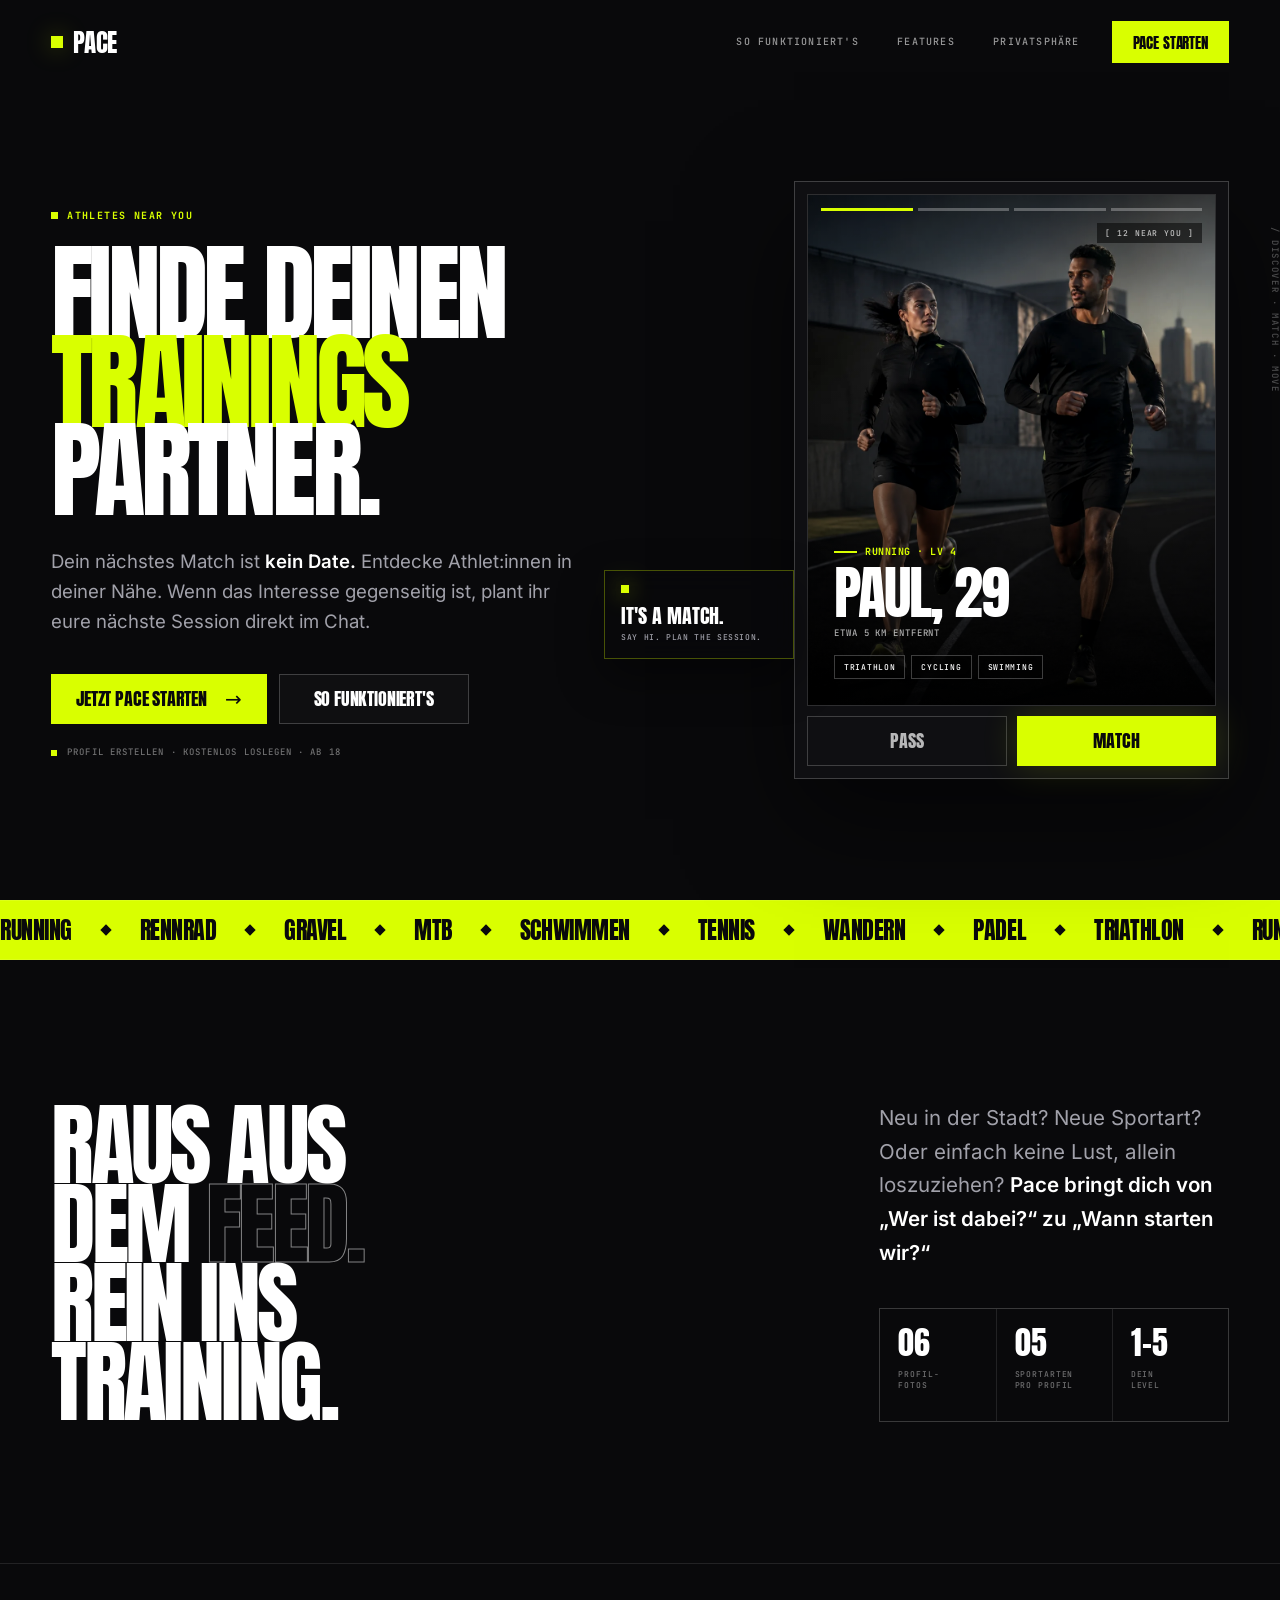
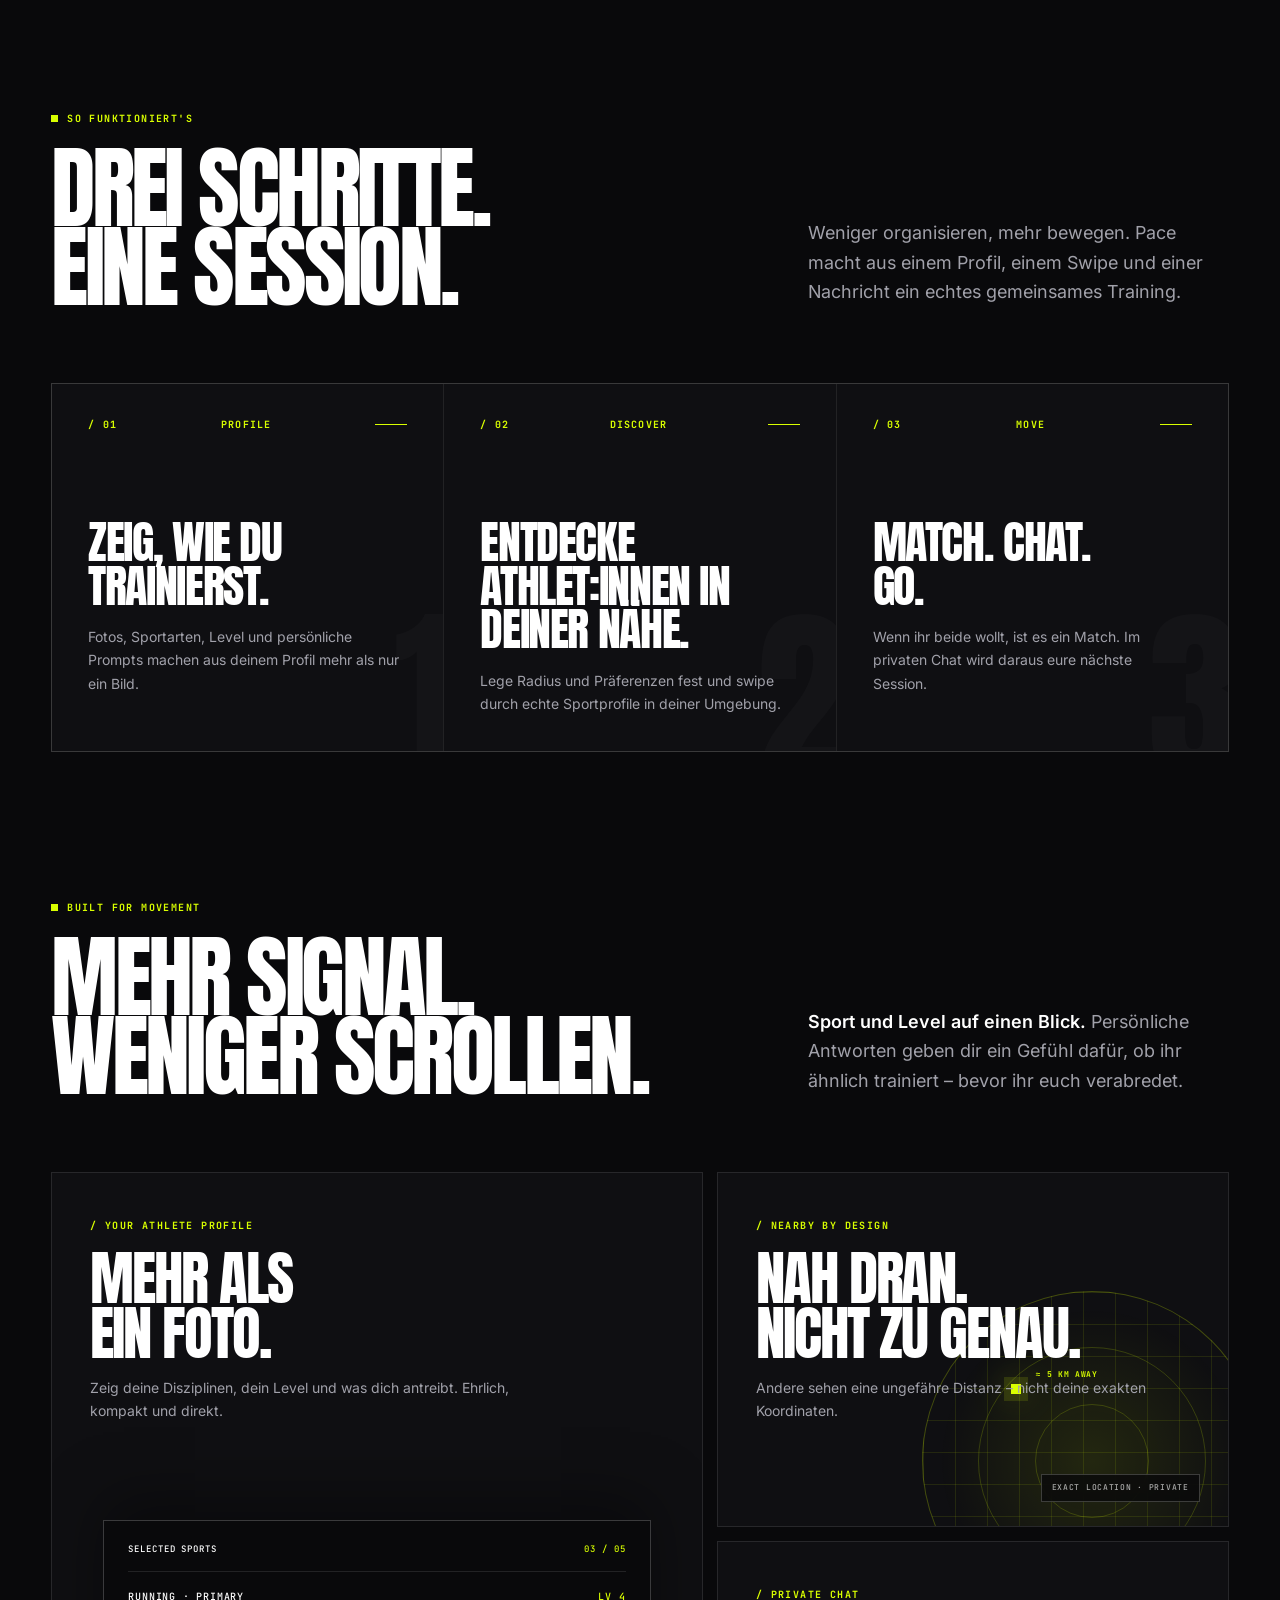
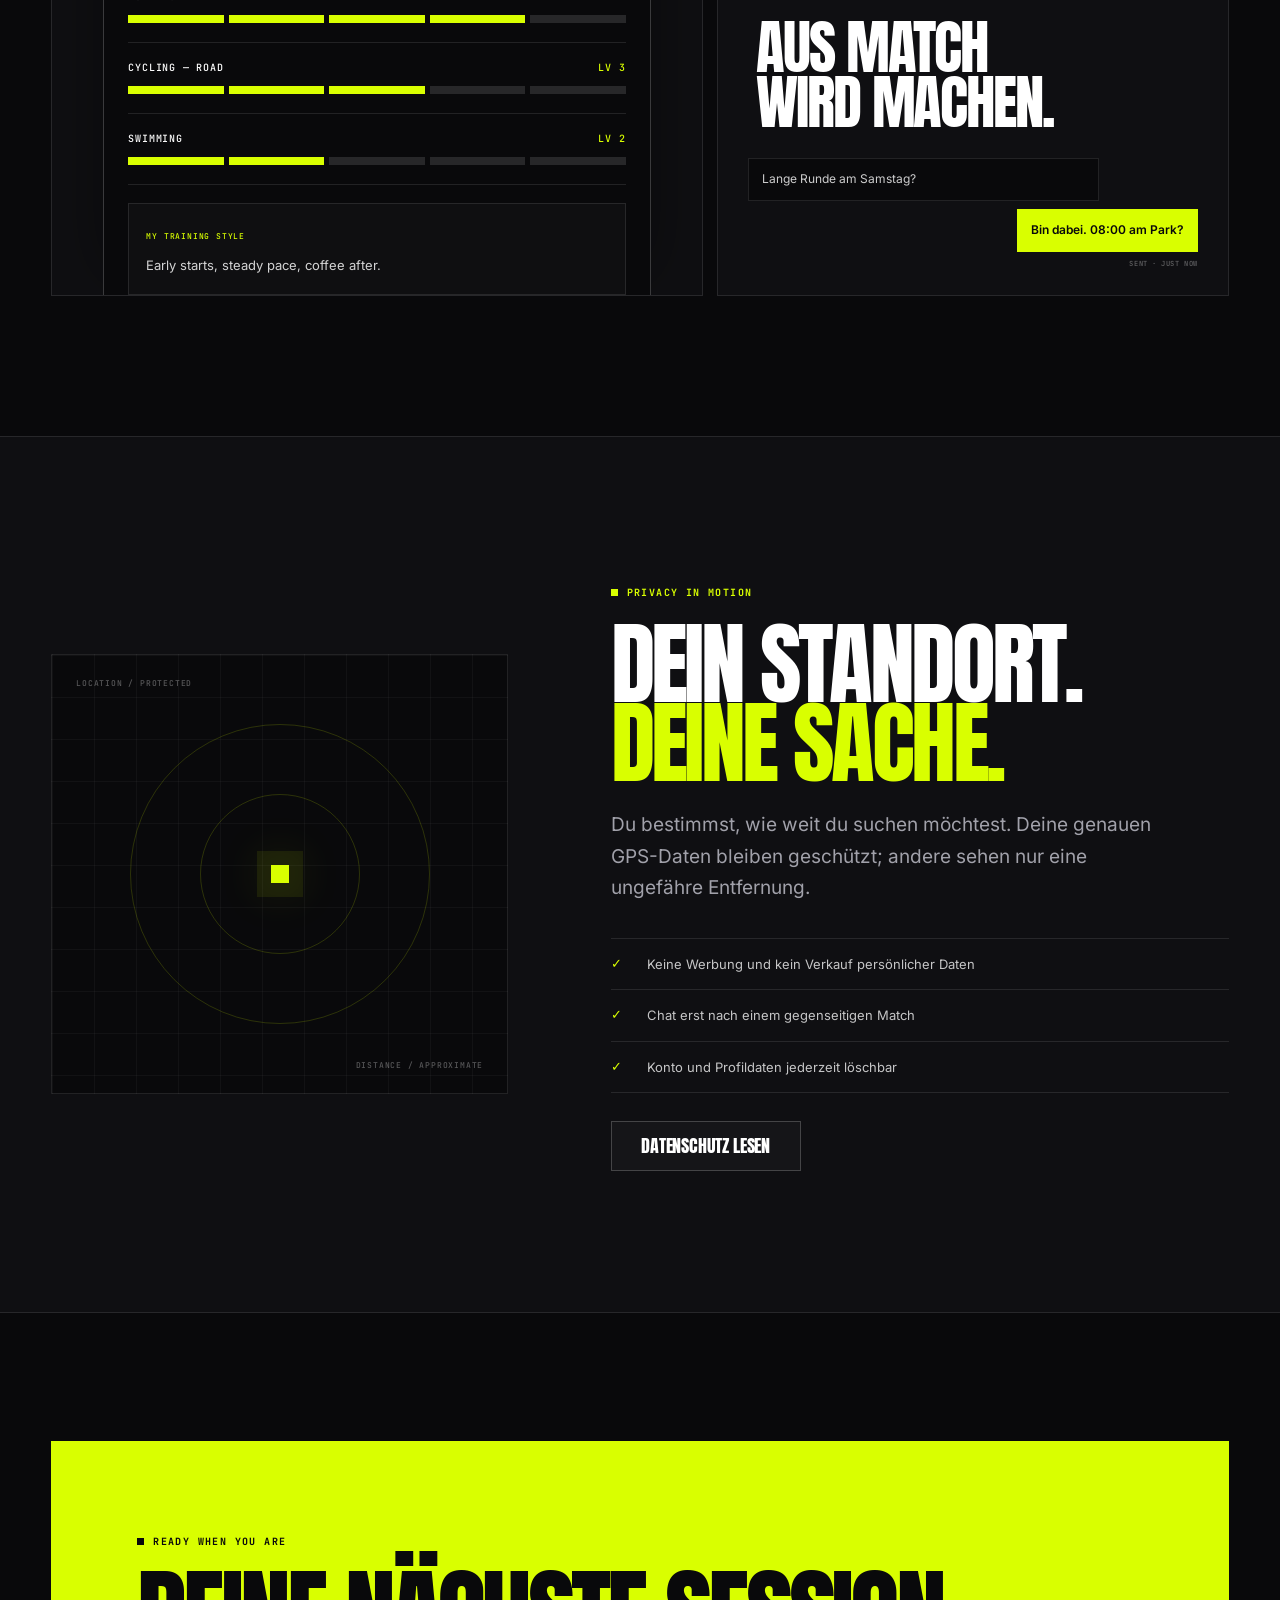
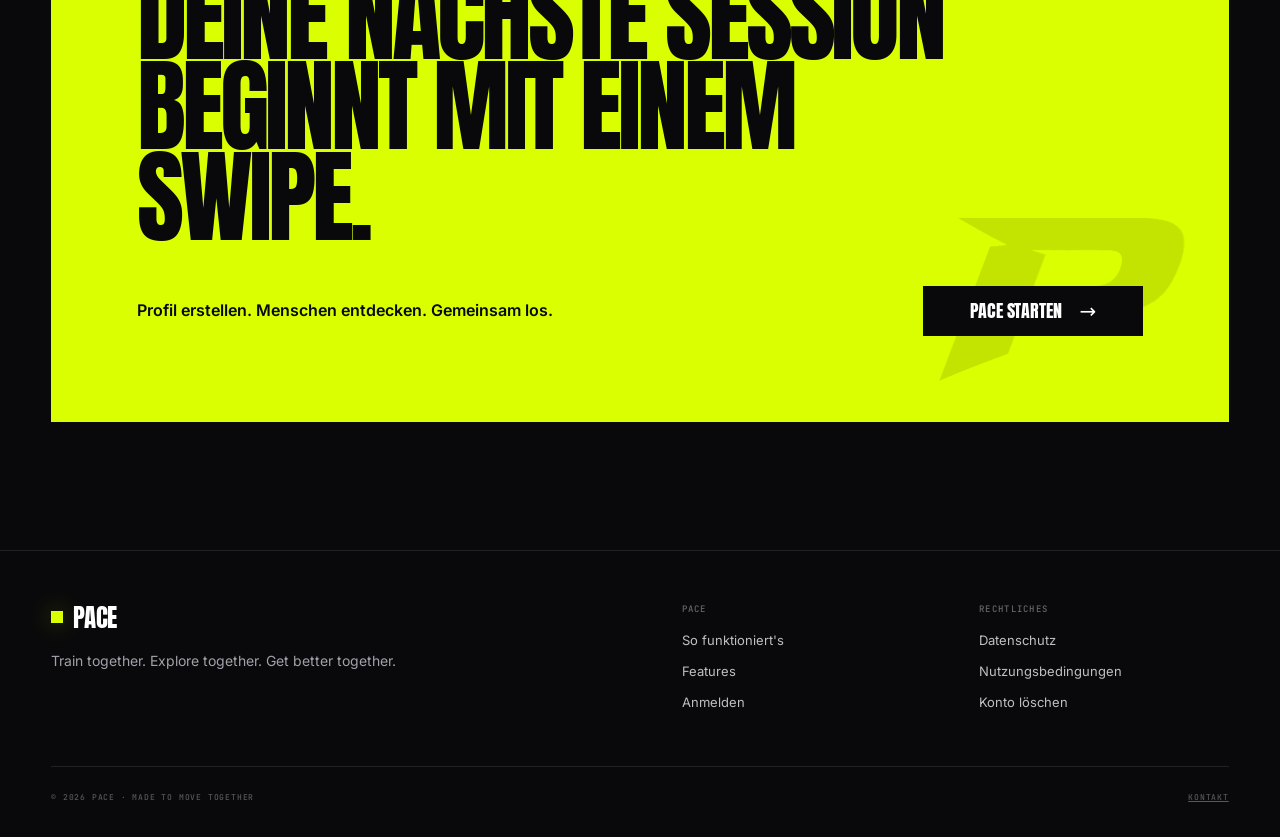
<file: index.html>
<!DOCTYPE html>
<html lang="de">
<head>
  <meta charset="utf-8">
  <meta name="viewport" content="width=device-width, initial-scale=1, viewport-fit=cover">
  <meta name="theme-color" content="#09090b">
  <meta name="color-scheme" content="dark">
  <meta name="description" content="Finde Trainingspartner:innen in deiner Nähe. Entdecken, matchen, gemeinsam trainieren – mit Pace.">
  <meta property="og:title" content="Pace – Finde deinen Trainingspartner">
  <meta property="og:description" content="Run, ride, swim, hike – together. Pace bringt dich mit Athlet:innen in deiner Nähe zusammen.">
  <meta property="og:type" content="website">
  <meta property="og:url" content="https://whatwouldjoedo.github.io/pace-legal/">
  <meta property="og:image" content="https://whatwouldjoedo.github.io/pace-legal/assets/pace-social.jpg">
  <meta property="og:image:width" content="1200">
  <meta property="og:image:height" content="630">
  <meta property="og:image:alt" content="Zwei Athlet:innen laufen gemeinsam auf einer Bahn">
  <meta name="twitter:card" content="summary_large_image">
  <meta name="twitter:image" content="https://whatwouldjoedo.github.io/pace-legal/assets/pace-social.jpg">
  <title>Pace – Finde deinen Trainingspartner</title>

  <link rel="canonical" href="https://whatwouldjoedo.github.io/pace-legal/">
  <link rel="icon" href="assets/favicon.png" type="image/png">
  <link rel="preload" href="assets/fonts/anton-latin.woff2" as="font" type="font/woff2" crossorigin>
  <link rel="preload" href="assets/pace-runners.webp" as="image" type="image/webp" fetchpriority="high">
  <link rel="stylesheet" href="assets/fonts/fonts.css">
  <script>document.documentElement.classList.add("js");</script>

  <style>
    :root {
      --bg: #09090b;
      --surface: #0f0f12;
      --surface-2: #18181b;
      --fg: #ffffff;
      --muted: #a1a1aa;
      --primary: #d9ff00;
      --primary-soft: rgba(217, 255, 0, 0.14);
      --line: rgba(255, 255, 255, 0.1);
      --line-strong: rgba(255, 255, 255, 0.2);
      --page: 1280px;
      --gutter: clamp(20px, 4vw, 56px);
      --display: "Anton", Impact, sans-serif;
      --sans: "Inter", system-ui, -apple-system, BlinkMacSystemFont, "Segoe UI", sans-serif;
      --mono: "JetBrains Mono", ui-monospace, SFMono-Regular, Consolas, monospace;
      --ease: cubic-bezier(0.8, 0, 0.2, 1);
    }

    *, *::before, *::after { box-sizing: border-box; }

    html {
      scroll-behavior: smooth;
      background: var(--bg);
    }

    body {
      margin: 0;
      overflow-x: hidden;
      background: var(--bg);
      color: var(--fg);
      font-family: var(--sans);
      line-height: 1.55;
      -webkit-font-smoothing: antialiased;
      text-rendering: optimizeLegibility;
    }

    body::before {
      position: fixed;
      inset: 0;
      z-index: -2;
      content: "";
      pointer-events: none;
      background-image:
        linear-gradient(rgba(255, 255, 255, 0.022) 1px, transparent 1px),
        linear-gradient(90deg, rgba(255, 255, 255, 0.022) 1px, transparent 1px);
      background-size: 64px 64px;
      mask-image: linear-gradient(to bottom, black 0%, transparent 85%);
    }

    body.menu-open { overflow: hidden; }

    ::selection {
      background: var(--primary);
      color: var(--bg);
    }

    a { color: inherit; }
    button, a { -webkit-tap-highlight-color: transparent; }
    img { display: block; max-width: 100%; }

    :focus-visible {
      outline: 2px solid var(--primary);
      outline-offset: 4px;
    }

    .skip-link {
      position: fixed;
      top: 12px;
      left: 12px;
      z-index: 100;
      padding: 10px 14px;
      background: var(--primary);
      color: var(--bg);
      font: 700 11px/1 var(--mono);
      letter-spacing: 0.08em;
      text-transform: uppercase;
      transform: translateY(-160%);
      transition: transform 180ms ease;
    }

    .skip-link:focus { transform: translateY(0); }

    .site-header {
      position: fixed;
      top: 0;
      right: 0;
      left: 0;
      z-index: 50;
      padding-top: env(safe-area-inset-top, 0px);
      border-bottom: 1px solid transparent;
      transition: background 220ms ease, border-color 220ms ease;
    }

    .site-header.is-scrolled {
      border-color: var(--line);
      background: rgba(9, 9, 11, 0.86);
      -webkit-backdrop-filter: blur(18px);
      backdrop-filter: blur(18px);
    }

    .nav-wrap {
      width: min(100%, var(--page));
      height: 84px;
      margin: 0 auto;
      padding: 0 var(--gutter);
      display: flex;
      align-items: center;
      justify-content: space-between;
      gap: 32px;
    }

    .brand {
      display: inline-flex;
      align-items: center;
      gap: 10px;
      color: var(--fg);
      font: 400 25px/1 var(--display);
      letter-spacing: -0.03em;
      text-decoration: none;
      text-transform: uppercase;
    }

    .brand-dot {
      width: 12px;
      height: 12px;
      flex: none;
      background: var(--primary);
      box-shadow: 0 0 24px rgba(217, 255, 0, 0.35);
    }

    .desktop-nav {
      display: flex;
      align-items: center;
      gap: clamp(22px, 3vw, 42px);
      margin-left: auto;
    }

    .desktop-nav a {
      position: relative;
      color: rgba(255, 255, 255, 0.58);
      font: 500 10px/1 var(--mono);
      letter-spacing: 0.12em;
      text-decoration: none;
      text-transform: uppercase;
      transition: color 180ms ease;
    }

    .desktop-nav a::after {
      position: absolute;
      right: 0;
      bottom: -8px;
      left: 0;
      height: 1px;
      content: "";
      background: var(--primary);
      transform: scaleX(0);
      transform-origin: right;
      transition: transform 220ms var(--ease);
    }

    .desktop-nav a:hover { color: var(--fg); }
    .desktop-nav a:hover::after { transform: scaleX(1); transform-origin: left; }

    .header-cta,
    .button {
      display: inline-flex;
      min-height: 50px;
      align-items: center;
      justify-content: center;
      gap: 18px;
      border: 1px solid var(--primary);
      background: var(--primary);
      color: var(--bg);
      font: 400 18px/1 var(--display);
      letter-spacing: -0.01em;
      text-decoration: none;
      text-transform: uppercase;
      transition: transform 180ms ease, box-shadow 180ms ease, background 180ms ease, color 180ms ease;
    }

    .header-cta {
      min-height: 42px;
      padding: 0 20px;
      font-size: 15px;
    }

    .header-cta:hover,
    .button-primary:hover {
      transform: translateY(-2px);
      box-shadow: 0 14px 42px rgba(217, 255, 0, 0.2);
    }

    .button {
      min-width: 190px;
      padding: 0 24px;
    }

    .button-arrow {
      font-family: var(--sans);
      font-size: 20px;
      transition: transform 180ms ease;
    }

    .button:hover .button-arrow { transform: translateX(4px); }

    .button-secondary {
      border-color: var(--line-strong);
      background: rgba(255, 255, 255, 0.025);
      color: var(--fg);
    }

    .button-secondary:hover {
      border-color: rgba(255, 255, 255, 0.55);
      background: rgba(255, 255, 255, 0.055);
      transform: translateY(-2px);
    }

    .menu-button {
      display: none;
      width: 44px;
      height: 44px;
      padding: 0;
      place-items: center;
      border: 1px solid var(--line-strong);
      background: transparent;
      color: var(--fg);
      cursor: pointer;
    }

    .menu-lines,
    .menu-lines::before,
    .menu-lines::after {
      display: block;
      width: 17px;
      height: 1px;
      background: currentColor;
      transition: transform 180ms ease, opacity 180ms ease;
    }

    .menu-lines { position: relative; }
    .menu-lines::before, .menu-lines::after { position: absolute; left: 0; content: ""; }
    .menu-lines::before { top: -5px; }
    .menu-lines::after { top: 5px; }
    .menu-button[aria-expanded="true"] .menu-lines { background: transparent; }
    .menu-button[aria-expanded="true"] .menu-lines::before { top: 0; transform: rotate(45deg); }
    .menu-button[aria-expanded="true"] .menu-lines::after { top: 0; transform: rotate(-45deg); }

    .mobile-nav {
      position: fixed;
      top: calc(76px + env(safe-area-inset-top, 0px));
      right: 0;
      bottom: 0;
      left: 0;
      z-index: 45;
      display: none;
      padding:
        28px
        max(var(--gutter), env(safe-area-inset-right, 0px))
        max(32px, env(safe-area-inset-bottom, 0px))
        max(var(--gutter), env(safe-area-inset-left, 0px));
      background: rgba(9, 9, 11, 0.98);
    }

    .mobile-nav.is-open { display: flex; flex-direction: column; }

    .mobile-nav a:not(.button) {
      display: flex;
      align-items: center;
      justify-content: space-between;
      padding: 20px 0;
      border-bottom: 1px solid var(--line);
      font: 400 clamp(30px, 10vw, 48px)/1 var(--display);
      letter-spacing: -0.02em;
      text-decoration: none;
      text-transform: uppercase;
    }

    .mobile-nav a:not(.button)::after {
      content: "↗";
      color: var(--primary);
      font-family: var(--sans);
      font-size: 20px;
    }

    .mobile-nav .button { width: 100%; margin-top: auto; }

    main { overflow: clip; }

    [id] { scroll-margin-top: 92px; }

    .hero {
      position: relative;
      width: min(100%, var(--page));
      min-height: min(920px, 100svh);
      margin: 0 auto;
      padding: calc(136px + env(safe-area-inset-top, 0px)) var(--gutter) 76px;
      display: grid;
      grid-template-columns: minmax(0, 1.2fr) minmax(360px, 0.8fr);
      align-items: center;
      gap: clamp(40px, 7vw, 100px);
    }

    .hero::before {
      position: absolute;
      top: 5%;
      left: -12%;
      z-index: -1;
      width: 650px;
      height: 650px;
      content: "";
      background: radial-gradient(circle, rgba(217, 255, 0, 0.075), transparent 68%);
      filter: blur(8px);
      pointer-events: none;
    }

    .hero-copy { min-width: 0; }

    .eyebrow,
    .section-label,
    .micro-label {
      display: inline-flex;
      align-items: center;
      gap: 9px;
      color: var(--primary);
      font: 700 10px/1.3 var(--mono);
      letter-spacing: 0.14em;
      text-transform: uppercase;
    }

    .eyebrow::before,
    .section-label::before {
      width: 7px;
      height: 7px;
      content: "";
      background: var(--primary);
    }

    .hero-title {
      max-width: 810px;
      margin: 24px 0 0;
      font: 400 clamp(72px, 8.25vw, 126px)/0.84 var(--display);
      letter-spacing: -0.045em;
      text-transform: uppercase;
    }

    .hero-title .accent { color: var(--primary); }

    .hero-lead {
      max-width: 530px;
      margin: 30px 0 0;
      color: var(--muted);
      font-size: clamp(16px, 1.45vw, 19px);
      line-height: 1.62;
    }

    .hero-lead strong { color: var(--fg); font-weight: 600; }

    .hero-actions {
      display: flex;
      flex-wrap: wrap;
      gap: 12px;
      margin-top: 38px;
    }

    .hero-note {
      display: flex;
      align-items: center;
      gap: 10px;
      margin-top: 22px;
      color: rgba(255, 255, 255, 0.42);
      font: 500 9px/1.4 var(--mono);
      letter-spacing: 0.12em;
      text-transform: uppercase;
    }

    .hero-note .pulse {
      width: 6px;
      height: 6px;
      background: var(--primary);
      box-shadow: 0 0 0 0 rgba(217, 255, 0, 0.4);
      animation: pulse 2.1s infinite;
    }

    @keyframes pulse {
      70% { box-shadow: 0 0 0 8px rgba(217, 255, 0, 0); }
      100% { box-shadow: 0 0 0 0 rgba(217, 255, 0, 0); }
    }

    .hero-visual {
      position: relative;
      width: min(100%, 474px);
      justify-self: end;
      transform: perspective(1400px) rotateX(var(--tilt-x, 0deg)) rotateY(var(--tilt-y, 0deg));
      transition: transform 240ms ease-out;
      will-change: transform;
    }

    .visual-index {
      position: absolute;
      top: 46px;
      right: -50px;
      z-index: 5;
      writing-mode: vertical-rl;
      color: rgba(255, 255, 255, 0.28);
      font: 500 9px/1 var(--mono);
      letter-spacing: 0.18em;
      text-transform: uppercase;
    }

    .profile-frame {
      position: relative;
      padding: 12px;
      border: 1px solid var(--line-strong);
      background: var(--surface);
      box-shadow: 0 40px 100px rgba(0, 0, 0, 0.55);
    }

    .profile-card {
      position: relative;
      aspect-ratio: 4 / 5;
      overflow: hidden;
      border: 1px solid var(--line);
      background: #161619;
    }

    .profile-card > img {
      width: 100%;
      height: 100%;
      object-fit: cover;
      object-position: center;
      filter: saturate(0.85) contrast(1.05);
      transition: transform 900ms var(--ease), filter 500ms ease;
    }

    .hero-visual:hover .profile-card > img {
      transform: scale(1.025);
      filter: saturate(1) contrast(1.05);
    }

    .profile-card::before,
    .profile-card::after {
      position: absolute;
      inset: 0;
      z-index: 1;
      content: "";
      pointer-events: none;
    }

    .profile-card::before {
      background: linear-gradient(to top, rgba(0, 0, 0, 0.96) 0%, rgba(0, 0, 0, 0.3) 45%, transparent 72%);
    }

    .profile-card::after {
      background: linear-gradient(to bottom, rgba(0, 0, 0, 0.55), transparent 24%);
    }

    .photo-progress {
      position: absolute;
      top: 13px;
      right: 13px;
      left: 13px;
      z-index: 3;
      display: grid;
      grid-template-columns: repeat(4, 1fr);
      gap: 5px;
    }

    .photo-progress span {
      height: 3px;
      background: rgba(255, 255, 255, 0.28);
    }

    .photo-progress span:first-child { background: var(--primary); }

    .nearby-tag {
      position: absolute;
      top: 28px;
      right: 13px;
      z-index: 3;
      padding: 6px 8px;
      background: rgba(0, 0, 0, 0.52);
      color: rgba(255, 255, 255, 0.72);
      font: 500 8px/1 var(--mono);
      letter-spacing: 0.12em;
      text-transform: uppercase;
      -webkit-backdrop-filter: blur(8px);
      backdrop-filter: blur(8px);
    }

    .profile-copy {
      position: absolute;
      right: 0;
      bottom: 0;
      left: 0;
      z-index: 3;
      padding: 26px;
    }

    .sport-line {
      display: flex;
      align-items: center;
      gap: 8px;
      color: var(--primary);
      font: 700 10px/1 var(--mono);
      letter-spacing: 0.05em;
      text-transform: uppercase;
    }

    .sport-line::before {
      width: 23px;
      height: 2px;
      content: "";
      background: var(--primary);
    }

    .profile-name {
      margin: 9px 0 0;
      font: 400 clamp(42px, 5vw, 58px)/0.92 var(--display);
      letter-spacing: -0.035em;
      text-transform: uppercase;
    }

    .profile-distance {
      margin: 8px 0 0;
      color: rgba(255, 255, 255, 0.68);
      font: 500 9px/1.2 var(--mono);
      letter-spacing: 0.1em;
      text-transform: uppercase;
    }

    .profile-tags {
      display: flex;
      flex-wrap: wrap;
      gap: 6px;
      margin-top: 16px;
      margin-bottom: 0;
      padding: 0;
      list-style: none;
    }

    .profile-tags li {
      padding: 7px 9px;
      border: 1px solid rgba(255, 255, 255, 0.24);
      background: rgba(0, 0, 0, 0.3);
      font: 500 8px/1 var(--mono);
      letter-spacing: 0.09em;
      text-transform: uppercase;
      -webkit-backdrop-filter: blur(6px);
      backdrop-filter: blur(6px);
    }

    .mock-actions {
      display: grid;
      grid-template-columns: 1fr 1fr;
      gap: 10px;
      padding-top: 10px;
    }

    .mock-action {
      padding: 15px 12px;
      border: 1px solid var(--line-strong);
      color: rgba(255, 255, 255, 0.7);
      font: 400 18px/1 var(--display);
      text-align: center;
      text-transform: uppercase;
    }

    .mock-action.match {
      border-color: var(--primary);
      background: var(--primary);
      color: var(--bg);
      box-shadow: 0 0 36px rgba(217, 255, 0, 0.16);
    }

    .floating-card {
      position: absolute;
      bottom: 120px;
      left: -190px;
      z-index: 6;
      width: 190px;
      padding: 14px 16px;
      border: 1px solid rgba(217, 255, 0, 0.3);
      background: rgba(9, 9, 11, 0.88);
      box-shadow: 0 18px 46px rgba(0, 0, 0, 0.46);
      -webkit-backdrop-filter: blur(14px);
      backdrop-filter: blur(14px);
    }

    .floating-card .match-dot {
      width: 8px;
      height: 8px;
      margin-bottom: 13px;
      background: var(--primary);
      box-shadow: 0 0 22px rgba(217, 255, 0, 0.7);
    }

    .floating-card strong {
      display: block;
      font: 400 20px/1 var(--display);
      text-transform: uppercase;
    }

    .floating-card span {
      display: block;
      margin-top: 6px;
      color: var(--muted);
      font: 500 8px/1.4 var(--mono);
      letter-spacing: 0.08em;
      text-transform: uppercase;
    }

    .ticker {
      overflow: hidden;
      border-top: 1px solid var(--line);
      border-bottom: 1px solid var(--line);
      background: var(--primary);
      color: var(--bg);
    }

    .ticker-track {
      display: flex;
      width: max-content;
      animation: ticker 30s linear infinite;
    }

    .ticker-group {
      display: flex;
      align-items: center;
      padding: 17px 0;
      white-space: nowrap;
    }

    .ticker-item {
      display: inline-flex;
      align-items: center;
      font: 400 24px/1 var(--display);
      letter-spacing: -0.02em;
      text-transform: uppercase;
    }

    .ticker-item::after {
      width: 8px;
      height: 8px;
      margin: 0 30px;
      content: "";
      background: var(--bg);
      transform: rotate(45deg);
    }

    @keyframes ticker { to { transform: translateX(-50%); } }

    .section {
      width: min(100%, var(--page));
      margin: 0 auto;
      padding: clamp(88px, 11vw, 148px) var(--gutter);
    }

    .section-header {
      display: grid;
      grid-template-columns: 1fr minmax(280px, 0.62fr);
      gap: clamp(32px, 6vw, 90px);
      align-items: end;
      margin-bottom: clamp(44px, 6vw, 76px);
    }

    .section-heading,
    .statement-title,
    .cta-title {
      margin: 20px 0 0;
      font: 400 clamp(54px, 7vw, 96px)/0.88 var(--display);
      letter-spacing: -0.04em;
      text-transform: uppercase;
    }

    .section-intro {
      margin: 0;
      color: var(--muted);
      font-size: clamp(15px, 1.4vw, 18px);
      line-height: 1.65;
    }

    .section-intro strong { color: var(--fg); font-weight: 600; }

    .statement {
      display: grid;
      grid-template-columns: minmax(0, 1.35fr) minmax(300px, 0.65fr);
      gap: clamp(40px, 8vw, 110px);
      align-items: end;
      border-bottom: 1px solid var(--line);
    }

    .statement-title { margin-top: 0; }

    .statement-title .outline {
      color: transparent;
      -webkit-text-stroke: 1px rgba(255, 255, 255, 0.5);
    }

    .statement-copy p {
      margin: 0;
      color: var(--muted);
      font-size: clamp(17px, 1.6vw, 21px);
      line-height: 1.65;
    }

    .statement-copy p strong { color: var(--fg); font-weight: 600; }

    .fact-grid {
      display: grid;
      grid-template-columns: repeat(3, 1fr);
      gap: 1px;
      margin-top: 38px;
      margin-bottom: 0;
      padding: 0;
      border: 1px solid var(--line);
      background: var(--line);
      list-style: none;
    }

    .fact {
      min-height: 112px;
      padding: 18px;
      background: var(--bg);
    }

    .fact strong {
      display: block;
      font: 400 32px/1 var(--display);
      text-transform: uppercase;
    }

    .fact span {
      display: block;
      margin-top: 10px;
      color: rgba(255, 255, 255, 0.42);
      font: 500 8px/1.4 var(--mono);
      letter-spacing: 0.11em;
      text-transform: uppercase;
    }

    .steps {
      display: grid;
      grid-template-columns: repeat(3, 1fr);
      gap: 1px;
      border: 1px solid var(--line);
      background: var(--line);
    }

    .step {
      position: relative;
      min-height: 350px;
      padding: clamp(24px, 3vw, 36px);
      overflow: hidden;
      background: var(--surface);
      transition: background 220ms ease;
    }

    .step:hover { background: #131316; }

    .step::after {
      position: absolute;
      right: -14px;
      bottom: -42px;
      color: rgba(255, 255, 255, 0.025);
      content: attr(data-step);
      font: 400 190px/1 var(--display);
      pointer-events: none;
    }

    .step-number {
      display: flex;
      align-items: center;
      justify-content: space-between;
      color: var(--primary);
      font: 700 10px/1 var(--mono);
      letter-spacing: 0.12em;
      text-transform: uppercase;
    }

    .step-number::after {
      width: 32px;
      height: 1px;
      content: "";
      background: var(--primary);
    }

    .step h3 {
      position: relative;
      z-index: 1;
      max-width: 250px;
      margin: 90px 0 0;
      font: 400 clamp(34px, 3.6vw, 48px)/0.95 var(--display);
      letter-spacing: -0.03em;
      text-transform: uppercase;
    }

    .step p {
      position: relative;
      z-index: 1;
      max-width: 315px;
      margin: 18px 0 0;
      color: var(--muted);
      font-size: 14px;
      line-height: 1.65;
    }

    .features-section { padding-top: 0; }

    .feature-grid {
      display: grid;
      grid-template-columns: 1.12fr 0.88fr;
      grid-template-areas:
        "profile location"
        "profile chat";
      gap: 14px;
    }

    .feature-card {
      position: relative;
      min-height: 355px;
      overflow: hidden;
      border: 1px solid var(--line);
      background: var(--surface);
    }

    .feature-profile { grid-area: profile; min-height: 724px; }
    .feature-location { grid-area: location; }
    .feature-chat { grid-area: chat; }

    .feature-card-copy {
      position: relative;
      z-index: 4;
      padding: clamp(26px, 3vw, 38px);
    }

    .feature-card h3 {
      margin: 16px 0 0;
      font: 400 clamp(38px, 4.6vw, 62px)/0.92 var(--display);
      letter-spacing: -0.035em;
      text-transform: uppercase;
    }

    .feature-card p {
      max-width: 430px;
      margin: 16px 0 0;
      color: var(--muted);
      font-size: 14px;
      line-height: 1.65;
    }

    .builder-ui {
      position: absolute;
      right: clamp(24px, 4vw, 55px);
      bottom: 0;
      left: clamp(24px, 4vw, 55px);
      z-index: 2;
      padding: 24px 24px 0;
      border: 1px solid var(--line-strong);
      border-bottom: 0;
      background: var(--bg);
      box-shadow: 0 -20px 60px rgba(0, 0, 0, 0.36);
    }

    .builder-header {
      display: flex;
      align-items: center;
      justify-content: space-between;
      padding-bottom: 17px;
      border-bottom: 1px solid var(--line);
      font: 500 9px/1 var(--mono);
      letter-spacing: 0.1em;
      text-transform: uppercase;
    }

    .builder-header span:last-child { color: var(--primary); }

    .sport-row {
      padding: 19px 0;
      border-bottom: 1px solid var(--line);
    }

    .sport-row-top {
      display: flex;
      justify-content: space-between;
      gap: 16px;
      font: 500 10px/1.2 var(--mono);
      letter-spacing: 0.08em;
      text-transform: uppercase;
    }

    .sport-row-top span:last-child { color: var(--primary); }

    .level-bar {
      display: grid;
      grid-template-columns: repeat(5, 1fr);
      gap: 5px;
      margin-top: 12px;
    }

    .level-bar i { height: 8px; background: rgba(255, 255, 255, 0.12); }
    .level-bar i.on { background: var(--primary); }

    .prompt-card {
      margin-top: 18px;
      padding: 17px;
      border: 1px solid var(--line);
      background: rgba(255, 255, 255, 0.025);
    }

    .prompt-card span {
      color: var(--primary);
      font: 500 8px/1 var(--mono);
      letter-spacing: 0.1em;
      text-transform: uppercase;
    }

    .prompt-card p {
      margin: 9px 0 0;
      color: rgba(255, 255, 255, 0.82);
      font-size: 13px;
    }

    .radar {
      position: absolute;
      right: -34px;
      bottom: -105px;
      width: 340px;
      height: 340px;
      border: 1px solid rgba(217, 255, 0, 0.25);
      border-radius: 50%;
      background:
        linear-gradient(rgba(217, 255, 0, 0.1) 1px, transparent 1px),
        linear-gradient(90deg, rgba(217, 255, 0, 0.1) 1px, transparent 1px),
        radial-gradient(circle, rgba(217, 255, 0, 0.1), transparent 64%);
      background-size: 32px 32px, 32px 32px, auto;
    }

    .radar::before,
    .radar::after {
      position: absolute;
      border: 1px solid rgba(217, 255, 0, 0.18);
      border-radius: 50%;
      content: "";
    }

    .radar::before { inset: 55px; }
    .radar::after { inset: 112px; }

    .radar-pin {
      position: absolute;
      top: 92px;
      left: 88px;
      z-index: 2;
      width: 10px;
      height: 10px;
      background: var(--primary);
      box-shadow: 0 0 0 7px rgba(217, 255, 0, 0.13), 0 0 34px rgba(217, 255, 0, 0.7);
    }

    .radar-label {
      position: absolute;
      top: 77px;
      left: 113px;
      color: var(--primary);
      font: 700 8px/1.4 var(--mono);
      letter-spacing: 0.08em;
      text-transform: uppercase;
    }

    .privacy-chip {
      position: absolute;
      right: 28px;
      bottom: 24px;
      z-index: 3;
      padding: 8px 10px;
      border: 1px solid var(--line-strong);
      background: rgba(9, 9, 11, 0.8);
      color: rgba(255, 255, 255, 0.65);
      font: 500 8px/1.2 var(--mono);
      letter-spacing: 0.09em;
      text-transform: uppercase;
      -webkit-backdrop-filter: blur(8px);
      backdrop-filter: blur(8px);
    }

    .chat-ui {
      position: absolute;
      right: 30px;
      bottom: 28px;
      left: 30px;
      z-index: 2;
      display: flex;
      flex-direction: column;
      gap: 8px;
    }

    .chat-bubble {
      max-width: 78%;
      padding: 11px 13px;
      border: 1px solid var(--line);
      background: var(--bg);
      color: rgba(255, 255, 255, 0.8);
      font-size: 12px;
    }

    .chat-bubble.mine {
      align-self: flex-end;
      border-color: rgba(217, 255, 0, 0.42);
      background: var(--primary);
      color: var(--bg);
      font-weight: 600;
    }

    .chat-time {
      align-self: flex-end;
      color: rgba(255, 255, 255, 0.34);
      font: 500 7px/1 var(--mono);
      letter-spacing: 0.08em;
      text-transform: uppercase;
    }

    .privacy-section {
      width: 100%;
      border-top: 1px solid var(--line);
      border-bottom: 1px solid var(--line);
      background: var(--surface);
    }

    .privacy-inner {
      display: grid;
      grid-template-columns: 0.85fr 1.15fr;
      gap: clamp(48px, 8vw, 120px);
      align-items: center;
    }

    .privacy-mark {
      position: relative;
      min-height: 440px;
      display: grid;
      place-items: center;
      overflow: hidden;
      border: 1px solid var(--line);
      background:
        linear-gradient(rgba(255, 255, 255, 0.035) 1px, transparent 1px),
        linear-gradient(90deg, rgba(255, 255, 255, 0.035) 1px, transparent 1px),
        var(--bg);
      background-size: 42px 42px;
    }

    .privacy-mark::before,
    .privacy-mark::after {
      position: absolute;
      border: 1px solid rgba(217, 255, 0, 0.17);
      border-radius: 50%;
      content: "";
    }

    .privacy-mark::before { width: 300px; height: 300px; }
    .privacy-mark::after { width: 160px; height: 160px; }

    .privacy-mark .center-dot {
      position: relative;
      z-index: 2;
      width: 18px;
      height: 18px;
      background: var(--primary);
      box-shadow: 0 0 0 14px rgba(217, 255, 0, 0.08), 0 0 50px rgba(217, 255, 0, 0.45);
    }

    .privacy-mark .coord {
      position: absolute;
      color: rgba(255, 255, 255, 0.32);
      font: 500 8px/1 var(--mono);
      letter-spacing: 0.1em;
      text-transform: uppercase;
    }

    .privacy-mark .coord.top { top: 24px; left: 24px; }
    .privacy-mark .coord.bottom { right: 24px; bottom: 24px; }

    .privacy-copy h2 {
      margin: 22px 0 0;
      font: 400 clamp(55px, 7vw, 94px)/0.88 var(--display);
      letter-spacing: -0.04em;
      text-transform: uppercase;
    }

    .privacy-copy h2 span { color: var(--primary); }

    .privacy-copy > p {
      max-width: 540px;
      margin: 26px 0 0;
      color: var(--muted);
      font-size: clamp(16px, 1.5vw, 19px);
      line-height: 1.68;
    }

    .privacy-copy .privacy-button { margin-top: 28px; }

    .privacy-list {
      display: grid;
      gap: 0;
      margin: 34px 0 0;
      padding: 0;
      list-style: none;
      border-top: 1px solid var(--line);
    }

    .privacy-list li {
      display: grid;
      grid-template-columns: 24px 1fr;
      gap: 12px;
      padding: 15px 0;
      border-bottom: 1px solid var(--line);
      color: rgba(255, 255, 255, 0.76);
      font-size: 13px;
    }

    .privacy-list li::before {
      color: var(--primary);
      content: "✓";
      font-family: var(--mono);
    }

    .final-cta {
      position: relative;
      width: calc(100% - (var(--gutter) * 2));
      max-width: calc(var(--page) - (var(--gutter) * 2));
      margin: clamp(80px, 10vw, 140px) auto;
      padding: clamp(46px, 7vw, 86px);
      overflow: hidden;
      background: var(--primary);
      color: var(--bg);
    }

    .final-cta::after {
      position: absolute;
      right: -42px;
      bottom: -100px;
      width: clamp(260px, 34vw, 480px);
      content: "";
      aspect-ratio: 1;
      background: url("assets/pace-mark.png") center / contain no-repeat;
      filter: brightness(0);
      opacity: 0.1;
      pointer-events: none;
    }

    .final-cta .section-label { color: var(--bg); }
    .final-cta .section-label::before { background: var(--bg); }

    .cta-title {
      position: relative;
      z-index: 2;
      max-width: 900px;
      font-size: clamp(58px, 8vw, 110px);
    }

    .cta-bottom {
      position: relative;
      z-index: 2;
      display: flex;
      align-items: center;
      justify-content: space-between;
      gap: 30px;
      margin-top: 44px;
    }

    .cta-bottom p {
      max-width: 440px;
      margin: 0;
      font-size: 16px;
      font-weight: 600;
    }

    .button-dark {
      min-width: 220px;
      border-color: var(--bg);
      background: var(--bg);
      color: var(--fg);
    }

    .button-dark:hover {
      transform: translateY(-2px);
      box-shadow: 0 16px 38px rgba(0, 0, 0, 0.22);
    }

    .site-footer {
      border-top: 1px solid var(--line);
    }

    .footer-inner {
      width: min(100%, var(--page));
      margin: 0 auto;
      padding: 54px var(--gutter) 34px;
    }

    .footer-main {
      display: grid;
      grid-template-columns: 1.4fr 0.6fr 0.6fr;
      gap: 48px;
      padding-bottom: 54px;
    }

    .footer-tagline {
      max-width: 430px;
      margin: 20px 0 0;
      color: var(--muted);
      font-size: 14px;
    }

    .footer-heading {
      margin: 0 0 16px;
      color: rgba(255, 255, 255, 0.38);
      font: 500 9px/1 var(--mono);
      letter-spacing: 0.14em;
      text-transform: uppercase;
    }

    .footer-links {
      display: grid;
      gap: 11px;
    }

    .footer-links a {
      width: fit-content;
      color: rgba(255, 255, 255, 0.74);
      font-size: 13px;
      text-decoration: none;
      transition: color 160ms ease;
    }

    .footer-links a:hover { color: var(--primary); }

    .footer-bottom {
      display: flex;
      align-items: center;
      justify-content: space-between;
      gap: 20px;
      padding-top: 25px;
      border-top: 1px solid var(--line);
      color: rgba(255, 255, 255, 0.32);
      font: 500 8px/1.4 var(--mono);
      letter-spacing: 0.1em;
      text-transform: uppercase;
    }

    .reveal {
      opacity: 1;
      transform: none;
    }

    .js .reveal {
      opacity: 0;
      transform: translateY(26px);
      transition: opacity 650ms var(--ease), transform 650ms var(--ease);
    }

    .js .reveal.is-visible { opacity: 1; transform: translateY(0); }
    .delay-1 { transition-delay: 90ms; }
    .delay-2 { transition-delay: 180ms; }

    @media (max-width: 1040px) {
      .hero {
        grid-template-columns: minmax(0, 1fr) minmax(330px, 0.72fr);
        gap: 44px;
      }

      .hero-title { font-size: clamp(68px, 8.6vw, 96px); }
      .visual-index { right: -34px; }
      .statement { grid-template-columns: 1fr 0.62fr; }
    }

    @media (max-width: 820px) {
      .desktop-nav, .header-cta { display: none; }
      .js .menu-button { display: grid; }
      .nav-wrap { height: 76px; }

      .hero {
        min-height: 0;
        padding-top: calc(124px + env(safe-area-inset-top, 0px));
        grid-template-columns: 1fr;
        gap: 68px;
      }

      .hero-title { font-size: clamp(72px, 18vw, 112px); }
      .hero-visual { justify-self: center; width: min(90%, 480px); }
      .visual-index { right: -30px; }
      .floating-card { display: none; }

      .section-header,
      .statement,
      .privacy-inner { grid-template-columns: 1fr; }

      .section-header { align-items: start; }
      .section-intro { max-width: 560px; }
      .statement-copy { max-width: 590px; }
      .steps { grid-template-columns: 1fr; }
      .step { min-height: 300px; }
      .step h3 { margin-top: 62px; }

      .feature-grid {
        grid-template-columns: 1fr;
        grid-template-areas: "profile" "location" "chat";
      }

      .privacy-inner { gap: 54px; }
      .privacy-mark { min-height: 360px; }
      .footer-main { grid-template-columns: 1.2fr 0.8fr; }
      .footer-brand { grid-column: 1 / -1; }
    }

    @media (max-width: 560px) {
      :root { --gutter: 20px; }
      body::before { background-size: 48px 48px; }
      .brand { font-size: 23px; }

      .hero { padding-top: calc(112px + env(safe-area-inset-top, 0px)); padding-bottom: 58px; gap: 54px; }
      .eyebrow, .section-label { font-size: 9px; }
      .hero-title { margin-top: 20px; font-size: clamp(54px, 18vw, 82px); }
      .hero-lead { margin-top: 24px; font-size: 15px; }
      .hero-actions { display: grid; grid-template-columns: 1fr; margin-top: 30px; }
      .button { width: 100%; min-height: 54px; }
      .hero-note { font-size: 8px; }
      .hero-visual { width: calc(100% - 18px); }
      .visual-index { display: none; }
      .profile-frame { padding: 8px; }
      .profile-copy { padding: 21px; }
      .profile-name { font-size: 42px; }
      .profile-tags li:last-child { display: none; }
      .mock-action { padding: 14px 10px; font-size: 17px; }

      .ticker-item { font-size: 20px; }
      .ticker-item::after { margin: 0 22px; }
      .section { padding-top: 82px; padding-bottom: 82px; }
      .section-header { margin-bottom: 38px; }
      .section-heading, .statement-title { font-size: clamp(52px, 16.5vw, 74px); }
      .statement { padding-top: 90px; }
      .fact-grid { grid-template-columns: 1fr; }
      .fact { min-height: 0; display: flex; align-items: center; justify-content: space-between; gap: 20px; }
      .fact span { margin: 0; text-align: right; }
      .step { min-height: 280px; padding: 24px; }
      .step h3 { margin-top: 52px; }

      .feature-profile { min-height: 660px; }
      .feature-card:not(.feature-profile) { min-height: 380px; }
      .feature-card-copy { padding: 25px; }
      .feature-card h3 { font-size: 43px; }
      .builder-ui { right: 20px; left: 20px; padding: 20px 18px 0; }
      .radar { right: -85px; }

      .privacy-mark { min-height: 310px; }
      .privacy-mark::before { width: 250px; height: 250px; }
      .privacy-mark::after { width: 130px; height: 130px; }
      .privacy-copy h2 { font-size: clamp(54px, 17vw, 74px); }

      .final-cta {
        width: calc(100% - 24px);
        margin-top: 74px;
        margin-bottom: 74px;
        padding: 38px 24px;
      }

      .cta-title { font-size: clamp(52px, 16vw, 72px); }
      .cta-bottom { flex-direction: column; align-items: stretch; margin-top: 32px; }
      .cta-bottom p { font-size: 14px; }

      .footer-main { grid-template-columns: 1fr 1fr; gap: 40px 26px; }
      .footer-bottom { align-items: flex-start; flex-direction: column; }
    }

    @media (prefers-reduced-motion: reduce) {
      html { scroll-behavior: auto; }
      *, *::before, *::after {
        animation-duration: 0.01ms !important;
        animation-iteration-count: 1 !important;
        scroll-behavior: auto !important;
        transition-duration: 0.01ms !important;
      }
      .js .reveal { opacity: 1; transform: none; }
      .ticker-track { transform: none; }
    }
  </style>
</head>
<body>
  <a class="skip-link" href="#main">Zum Inhalt springen</a>

  <header class="site-header" id="site-header">
    <div class="nav-wrap">
      <a class="brand" href="index.html" aria-label="Pace Startseite">
        <span class="brand-dot" aria-hidden="true"></span>
        <span>Pace</span>
      </a>

      <nav class="desktop-nav" aria-label="Hauptnavigation">
        <a href="#so-funktionierts">So funktioniert's</a>
        <a href="#features">Features</a>
        <a href="#privacy">Privatsphäre</a>
      </nav>

      <a class="header-cta" href="https://pace-sports.lovable.app/auth?mode=signup">Pace starten</a>

      <button class="menu-button" type="button" aria-expanded="false" aria-controls="mobile-nav" aria-label="Menü öffnen">
        <span class="menu-lines" aria-hidden="true"></span>
      </button>
    </div>
  </header>

  <nav class="mobile-nav" id="mobile-nav" aria-label="Mobile Navigation" hidden inert>
    <a href="#so-funktionierts">So funktioniert's</a>
    <a href="#features">Features</a>
    <a href="#privacy">Privatsphäre</a>
    <a href="privacy.html">Datenschutz</a>
    <a class="button button-primary" href="https://pace-sports.lovable.app/auth?mode=signup">
      Pace starten <span class="button-arrow" aria-hidden="true">→</span>
    </a>
  </nav>

  <main id="main">
    <section class="hero" aria-labelledby="hero-title">
      <div class="hero-copy reveal is-visible">
        <span class="eyebrow">Athletes near you</span>
        <h1 class="hero-title" id="hero-title">
          Finde deinen<br>
          <span class="accent">Trainings</span><br>
          Partner.
        </h1>
        <p class="hero-lead">
          Dein nächstes Match ist <strong>kein Date.</strong> Entdecke Athlet:innen in deiner Nähe. Wenn das Interesse gegenseitig ist, plant ihr eure nächste Session direkt im Chat.
        </p>
        <div class="hero-actions">
          <a class="button button-primary" href="https://pace-sports.lovable.app/auth?mode=signup">
            Jetzt Pace starten <span class="button-arrow" aria-hidden="true">→</span>
          </a>
          <a class="button button-secondary" href="#so-funktionierts">So funktioniert's</a>
        </div>
        <div class="hero-note">
          <span class="pulse" aria-hidden="true"></span>
          Profil erstellen · kostenlos loslegen · ab 18
        </div>
      </div>

      <div class="hero-visual reveal delay-1 is-visible" id="hero-visual">
        <span class="visual-index" aria-hidden="true">/ Discover · Match · Move</span>
        <div class="profile-frame">
          <div class="profile-card">
            <img src="assets/pace-runners.webp" width="1000" height="1250" alt="Zwei Athlet:innen laufen gemeinsam auf einer Bahn" fetchpriority="high">
            <div class="photo-progress" aria-hidden="true"><span></span><span></span><span></span><span></span></div>
            <span class="nearby-tag">[ 12 near you ]</span>
            <div class="profile-copy">
              <div class="sport-line">Running · Lv 4</div>
              <p class="profile-name">Paul, 29</p>
              <p class="profile-distance">Etwa 5 km entfernt</p>
              <ul class="profile-tags">
                <li>Triathlon</li><li>Cycling</li><li>Swimming</li>
              </ul>
            </div>
          </div>
          <div class="mock-actions" aria-hidden="true">
            <div class="mock-action">Pass</div>
            <div class="mock-action match">Match</div>
          </div>
        </div>
        <div class="floating-card" aria-hidden="true">
          <div class="match-dot"></div>
          <strong>It's a match.</strong>
          <span>Say hi. Plan the session.</span>
        </div>
      </div>
    </section>

    <section class="ticker" aria-label="Sportarten bei Pace">
      <div class="ticker-track">
        <div class="ticker-group">
          <span class="ticker-item">Running</span><span class="ticker-item">Rennrad</span><span class="ticker-item">Gravel</span><span class="ticker-item">MTB</span><span class="ticker-item">Schwimmen</span><span class="ticker-item">Tennis</span><span class="ticker-item">Wandern</span><span class="ticker-item">Padel</span><span class="ticker-item">Triathlon</span>
        </div>
        <div class="ticker-group" aria-hidden="true">
          <span class="ticker-item">Running</span><span class="ticker-item">Rennrad</span><span class="ticker-item">Gravel</span><span class="ticker-item">MTB</span><span class="ticker-item">Schwimmen</span><span class="ticker-item">Tennis</span><span class="ticker-item">Wandern</span><span class="ticker-item">Padel</span><span class="ticker-item">Triathlon</span>
        </div>
      </div>
    </section>

    <section class="section statement" aria-labelledby="statement-title">
      <h2 class="statement-title reveal" id="statement-title">
        Raus aus<br>
        dem <span class="outline">Feed.</span><br>
        Rein ins<br>
        Training.
      </h2>
      <div class="statement-copy reveal delay-1">
        <p>
          Neu in der Stadt? Neue Sportart? Oder einfach keine Lust, allein loszuziehen? <strong>Pace bringt dich von „Wer ist dabei?“ zu „Wann starten wir?“</strong>
        </p>
        <ul class="fact-grid">
          <li class="fact"><strong>06</strong><span>Profil-<br>fotos</span></li>
          <li class="fact"><strong>05</strong><span>Sportarten<br>pro Profil</span></li>
          <li class="fact"><strong>1–5</strong><span>Dein<br>Level</span></li>
        </ul>
      </div>
    </section>

    <section class="section" id="so-funktionierts" aria-labelledby="steps-title">
      <div class="section-header">
        <div class="reveal">
          <span class="section-label">So funktioniert's</span>
          <h2 class="section-heading" id="steps-title">Drei Schritte.<br>Eine Session.</h2>
        </div>
        <p class="section-intro reveal delay-1">
          Weniger organisieren, mehr bewegen. Pace macht aus einem Profil, einem Swipe und einer Nachricht ein echtes gemeinsames Training.
        </p>
      </div>

      <div class="steps">
        <article class="step reveal" data-step="1">
          <div class="step-number"><span>/ 01</span><span>Profile</span></div>
          <h3>Zeig, wie du trainierst.</h3>
          <p>Fotos, Sportarten, Level und persönliche Prompts machen aus deinem Profil mehr als nur ein Bild.</p>
        </article>
        <article class="step reveal delay-1" data-step="2">
          <div class="step-number"><span>/ 02</span><span>Discover</span></div>
          <h3>Entdecke Athlet:innen in deiner Nähe.</h3>
          <p>Lege Radius und Präferenzen fest und swipe durch echte Sportprofile in deiner Umgebung.</p>
        </article>
        <article class="step reveal delay-2" data-step="3">
          <div class="step-number"><span>/ 03</span><span>Move</span></div>
          <h3>Match. Chat. Go.</h3>
          <p>Wenn ihr beide wollt, ist es ein Match. Im privaten Chat wird daraus eure nächste Session.</p>
        </article>
      </div>
    </section>

    <section class="section features-section" id="features" aria-labelledby="features-title">
      <div class="section-header">
        <div class="reveal">
          <span class="section-label">Built for movement</span>
          <h2 class="section-heading" id="features-title">Mehr Signal.<br>Weniger Scrollen.</h2>
        </div>
        <p class="section-intro reveal delay-1">
          <strong>Sport und Level auf einen Blick.</strong> Persönliche Antworten geben dir ein Gefühl dafür, ob ihr ähnlich trainiert – bevor ihr euch verabredet.
        </p>
      </div>

      <div class="feature-grid">
        <article class="feature-card feature-profile reveal">
          <div class="feature-card-copy">
            <span class="micro-label">/ Your athlete profile</span>
            <h3>Mehr als<br>ein Foto.</h3>
            <p>Zeig deine Disziplinen, dein Level und was dich antreibt. Ehrlich, kompakt und direkt.</p>
          </div>
          <div class="builder-ui" aria-hidden="true">
            <div class="builder-header"><span>Selected sports</span><span>03 / 05</span></div>
            <div class="sport-row">
              <div class="sport-row-top"><span>Running · Primary</span><span>Lv 4</span></div>
              <div class="level-bar"><i class="on"></i><i class="on"></i><i class="on"></i><i class="on"></i><i></i></div>
            </div>
            <div class="sport-row">
              <div class="sport-row-top"><span>Cycling — Road</span><span>Lv 3</span></div>
              <div class="level-bar"><i class="on"></i><i class="on"></i><i class="on"></i><i></i><i></i></div>
            </div>
            <div class="sport-row">
              <div class="sport-row-top"><span>Swimming</span><span>Lv 2</span></div>
              <div class="level-bar"><i class="on"></i><i class="on"></i><i></i><i></i><i></i></div>
            </div>
            <div class="prompt-card">
              <span>My training style</span>
              <p>Early starts, steady pace, coffee after.</p>
            </div>
          </div>
        </article>

        <article class="feature-card feature-location reveal delay-1">
          <div class="feature-card-copy">
            <span class="micro-label">/ Nearby by design</span>
            <h3>Nah dran.<br>Nicht zu genau.</h3>
            <p>Andere sehen eine ungefähre Distanz – nicht deine exakten Koordinaten.</p>
          </div>
          <div class="radar" aria-hidden="true">
            <span class="radar-pin"></span>
            <span class="radar-label">≈ 5 km away</span>
          </div>
          <span class="privacy-chip" aria-hidden="true">Exact location · private</span>
        </article>

        <article class="feature-card feature-chat reveal delay-1">
          <div class="feature-card-copy">
            <span class="micro-label">/ Private chat</span>
            <h3>Aus Match<br>wird Machen.</h3>
          </div>
          <div class="chat-ui" aria-hidden="true">
            <div class="chat-bubble">Lange Runde am Samstag?</div>
            <div class="chat-bubble mine">Bin dabei. 08:00 am Park?</div>
            <span class="chat-time">Sent · just now</span>
          </div>
        </article>
      </div>
    </section>

    <section class="privacy-section" id="privacy" aria-labelledby="privacy-title">
      <div class="section privacy-inner">
        <div class="privacy-mark reveal" aria-hidden="true">
          <span class="coord top">Location / protected</span>
          <span class="center-dot"></span>
          <span class="coord bottom">Distance / approximate</span>
        </div>
        <div class="privacy-copy reveal delay-1">
          <span class="section-label">Privacy in motion</span>
          <h2 id="privacy-title">Dein Standort.<br><span>Deine Sache.</span></h2>
          <p>Du bestimmst, wie weit du suchen möchtest. Deine genauen GPS-Daten bleiben geschützt; andere sehen nur eine ungefähre Entfernung.</p>
          <ul class="privacy-list">
            <li>Keine Werbung und kein Verkauf persönlicher Daten</li>
            <li>Chat erst nach einem gegenseitigen Match</li>
            <li>Konto und Profildaten jederzeit löschbar</li>
          </ul>
          <a class="button button-secondary privacy-button" href="privacy.html">Datenschutz lesen</a>
        </div>
      </div>
    </section>

    <section class="final-cta reveal" aria-labelledby="cta-title">
      <span class="section-label">Ready when you are</span>
      <h2 class="cta-title" id="cta-title">Deine nächste Session beginnt mit einem Swipe.</h2>
      <div class="cta-bottom">
        <p>Profil erstellen. Menschen entdecken. Gemeinsam los.</p>
        <a class="button button-dark" href="https://pace-sports.lovable.app/auth?mode=signup">
          Pace starten <span class="button-arrow" aria-hidden="true">→</span>
        </a>
      </div>
    </section>
  </main>

  <footer class="site-footer">
    <div class="footer-inner">
      <div class="footer-main">
        <div class="footer-brand">
          <a class="brand" href="index.html" aria-label="Pace Startseite">
            <span class="brand-dot" aria-hidden="true"></span>
            <span>Pace</span>
          </a>
          <p class="footer-tagline">Train together. Explore together. Get better together.</p>
        </div>

        <div>
          <p class="footer-heading">Pace</p>
          <div class="footer-links">
            <a href="#so-funktionierts">So funktioniert's</a>
            <a href="#features">Features</a>
            <a href="https://pace-sports.lovable.app/auth?mode=signin">Anmelden</a>
          </div>
        </div>

        <div>
          <p class="footer-heading">Rechtliches</p>
          <div class="footer-links">
            <a href="privacy.html">Datenschutz</a>
            <a href="terms.html">Nutzungsbedingungen</a>
            <a href="delete-account.html">Konto löschen</a>
          </div>
        </div>
      </div>

      <div class="footer-bottom">
        <span>© <span id="year">2026</span> Pace · Made to move together</span>
        <a href="mailto:support@pace-online.de">Kontakt</a>
      </div>
    </div>
  </footer>

  <script>
    (() => {
      const header = document.getElementById("site-header");
      const menuButton = document.querySelector(".menu-button");
      const mobileNav = document.getElementById("mobile-nav");
      const reducedMotion = window.matchMedia("(prefers-reduced-motion: reduce)");

      const updateHeader = () => header.classList.toggle("is-scrolled", window.scrollY > 16);
      updateHeader();
      window.addEventListener("scroll", updateHeader, { passive: true });

      const setMenu = (open, restoreFocus = true) => {
        menuButton.setAttribute("aria-expanded", String(open));
        menuButton.setAttribute("aria-label", open ? "Menü schließen" : "Menü öffnen");
        mobileNav.classList.toggle("is-open", open);
        mobileNav.hidden = !open;
        mobileNav.inert = !open;
        document.body.classList.toggle("menu-open", open);

        if (open) {
          requestAnimationFrame(() => mobileNav.querySelector("a")?.focus());
        } else if (mobileNav.contains(document.activeElement)) {
          (restoreFocus ? menuButton : header.querySelector(".brand")).focus();
        }
      };

      menuButton.addEventListener("click", () => setMenu(menuButton.getAttribute("aria-expanded") !== "true"));
      mobileNav.querySelectorAll("a").forEach((link) => link.addEventListener("click", () => setMenu(false)));
      document.addEventListener("keydown", (event) => {
        if (event.key === "Escape") setMenu(false);
      });
      window.addEventListener("resize", () => {
        if (window.innerWidth > 820) setMenu(false, false);
      }, { passive: true });

      const revealItems = document.querySelectorAll(".reveal:not(.is-visible)");
      if (reducedMotion.matches || !("IntersectionObserver" in window)) {
        revealItems.forEach((item) => item.classList.add("is-visible"));
      } else {
        const observer = new IntersectionObserver((entries) => {
          entries.forEach((entry) => {
            if (!entry.isIntersecting) return;
            entry.target.classList.add("is-visible");
            observer.unobserve(entry.target);
          });
        }, { threshold: 0.12, rootMargin: "0px 0px -40px" });
        revealItems.forEach((item) => observer.observe(item));
      }

      const visual = document.getElementById("hero-visual");
      if (!reducedMotion.matches && window.matchMedia("(pointer: fine)").matches) {
        visual.addEventListener("pointermove", (event) => {
          const rect = visual.getBoundingClientRect();
          const x = (event.clientX - rect.left) / rect.width - 0.5;
          const y = (event.clientY - rect.top) / rect.height - 0.5;
          visual.style.setProperty("--tilt-x", `${-y * 3}deg`);
          visual.style.setProperty("--tilt-y", `${x * 4}deg`);
        });
        visual.addEventListener("pointerleave", () => {
          visual.style.setProperty("--tilt-x", "0deg");
          visual.style.setProperty("--tilt-y", "0deg");
        });
      }

      document.getElementById("year").textContent = new Date().getFullYear();
    })();
  </script>
</body>
</html>
</file>
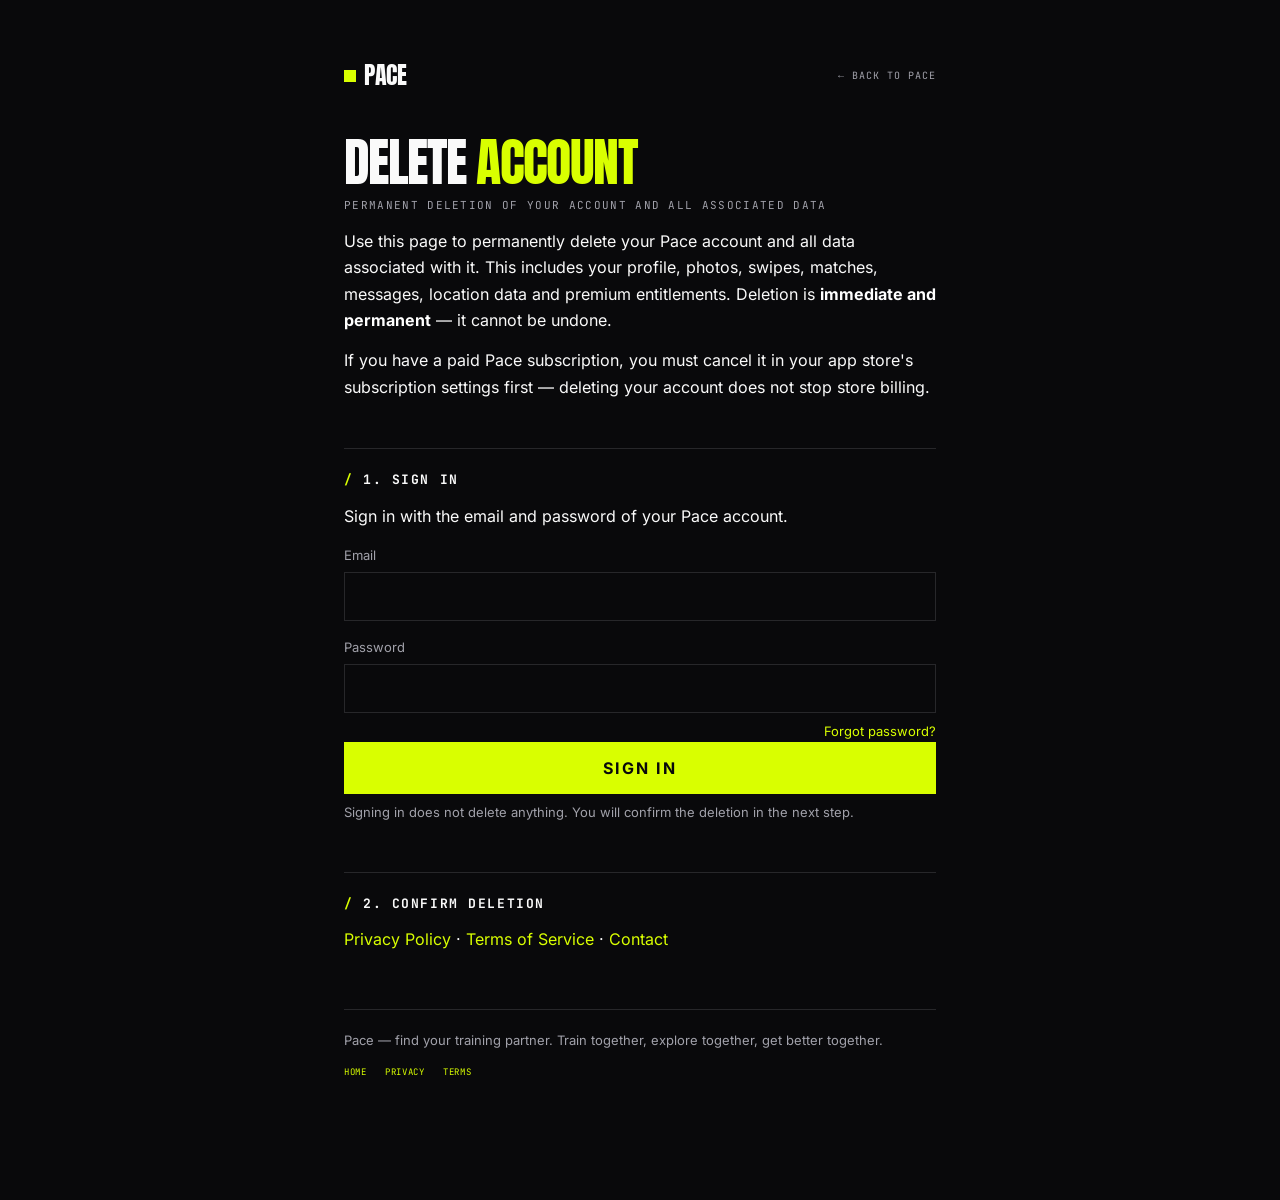
<file: delete-account.html>
<!DOCTYPE html>
<html lang="en">
<head>
<meta charset="utf-8">
<meta name="viewport" content="width=device-width, initial-scale=1">
<title>Delete Account — Pace</title>
<link rel="icon" href="assets/favicon.png" type="image/png">
<link rel="stylesheet" href="assets/fonts/fonts.css">
<style>
  :root {
    --bg: #09090b;
    --fg: #fafafa;
    --muted: #a1a1aa;
    --accent: #d9ff00;
    --border: #27272a;
    --danger: #ef4444;
    --danger-border: rgba(239, 68, 68, 0.3);
  }
  * { box-sizing: border-box; }
  body {
    margin: 0;
    background: var(--bg);
    color: var(--fg);
    font-family: Inter, system-ui, -apple-system, "Segoe UI", Roboto, sans-serif;
    line-height: 1.65;
    -webkit-font-smoothing: antialiased;
  }
  .wrap { max-width: 640px; margin: 0 auto; padding: 56px 24px 120px; }
  .legal-header { display: flex; align-items: center; justify-content: space-between; gap: 20px; }
  .logo { display: flex; align-items: center; gap: 8px; color: var(--fg); font-family: Anton, Impact, sans-serif; font-weight: 400; text-transform: uppercase; text-decoration: none; letter-spacing: -0.02em; font-size: 24px; }
  .logo:hover { text-decoration: none; }
  .logo .dot { width: 12px; height: 12px; background: var(--accent); }
  .home-link { font-family: "JetBrains Mono", ui-monospace, monospace; font-size: 10px; text-transform: uppercase; letter-spacing: 0.1em; color: var(--muted); }
  .home-link:hover { color: var(--accent); text-decoration: none; }
  h1 { font-family: Anton, Impact, sans-serif; font-size: 52px; font-weight: 400; line-height: 1; text-transform: uppercase; letter-spacing: -0.03em; margin: 40px 0 8px; }
  h1 span { color: var(--accent); }
  .meta { font-family: "JetBrains Mono", ui-monospace, monospace; font-size: 11px; text-transform: uppercase; letter-spacing: 0.12em; color: var(--muted); }
  h2 {
    margin: 48px 0 12px;
    padding-top: 20px;
    border-top: 1px solid var(--border);
    font-family: "JetBrains Mono", ui-monospace, monospace;
    font-size: 13px;
    text-transform: uppercase;
    letter-spacing: 0.12em;
  }
  h2 span { color: var(--accent); }
  p { margin: 0 0 14px; }
  ul { margin: 0 0 14px; padding-left: 20px; }
  li { margin-bottom: 8px; }
  a { color: var(--accent); text-decoration: none; }
  a:hover { text-decoration: underline; }
  strong { color: #ffffff; }
  .footer { margin-top: 56px; padding-top: 20px; border-top: 1px solid var(--border); font-size: 13px; color: var(--muted); }
  .footer-nav { display: flex; flex-wrap: wrap; gap: 8px 18px; margin-top: 14px; font-family: "JetBrains Mono", ui-monospace, monospace; font-size: 9px; text-transform: uppercase; letter-spacing: 0.08em; }

  label { display: block; font-size: 13px; color: var(--muted); margin: 16px 0 6px; }
  input {
    width: 100%;
    padding: 10px 12px;
    background: transparent;
    color: var(--fg);
    border: 1px solid var(--border);
    border-radius: 0;
    font: inherit;
  }
  input:focus { outline: none; border-color: var(--fg); }
  button {
    font: inherit;
    text-transform: uppercase;
    letter-spacing: 0.12em;
    cursor: pointer;
    padding: 12px 16px;
    width: 100%;
    background: transparent;
    border: 1px solid var(--border);
    color: var(--fg);
  }
  button:hover { border-color: var(--fg); }
  button:disabled { opacity: 0.45; cursor: not-allowed; }
  .primary { background: var(--accent); border-color: var(--accent); color: var(--bg); font-weight: 700; }
  .primary:hover { border-color: var(--accent); filter: brightness(0.92); }
  .danger { border-color: var(--danger-border); color: var(--danger); }
  .danger:hover { border-color: var(--danger); }
  .danger.active { background: var(--danger); border-color: var(--danger); color: #ffffff; }
  .recover { text-align: right; font-size: 13px; margin-top: 8px; color: var(--muted); }
  .msg { margin-top: 16px; font-size: 14px; }
  .msg.error { color: var(--danger); }
  .msg.ok { color: var(--accent); }
  .hint { font-size: 13px; color: var(--muted); margin-top: 8px; }
  .hidden { display: none; }
  .danger-note { border: 1px solid var(--danger-border); padding: 14px 16px; margin: 20px 0 16px; }
  .danger-note p { margin: 0 0 8px; }
  .danger-note p:last-child { margin-bottom: 0; }
</style>
</head>
<body>
<div class="wrap">
  <header class="legal-header">
    <a class="logo" href="index.html" aria-label="Pace home"><span class="dot"></span>Pace</a>
    <a class="home-link" href="index.html">← Back to Pace</a>
  </header>

  <h1>Delete <span>Account</span></h1>
  <p class="meta">Permanent deletion of your account and all associated data</p>

  <p>
    Use this page to permanently delete your Pace account and all data associated with it. This
    includes your profile, photos, swipes, matches, messages, location data and premium
    entitlements. Deletion is <strong>immediate and permanent</strong> — it cannot be undone.
  </p>
  <p>
    If you have a paid Pace subscription, you must cancel it in your app store's subscription
    settings first — deleting your account does not stop store billing.
  </p>

  <h2><span>/</span> 1. Sign in</h2>
  <p>Sign in with the email and password of your Pace account.</p>

  <form id="login-form">
    <label for="email">Email</label>
    <input id="email" name="email" type="email" autocomplete="email" required>
    <label for="password">Password</label>
    <input id="password" name="password" type="password" autocomplete="current-password" required>
    <div class="recover"><a href="#" id="forgot-link">Forgot password?</a></div>
    <button type="submit" class="primary" id="login-btn">Sign in</button>
    <div class="hint">Signing in does not delete anything. You will confirm the deletion in the next step.</div>
  </form>
  <div class="msg hidden" id="login-msg" role="alert"></div>

  <h2><span>/</span> 2. Confirm deletion</h2>
  <div class="hidden" id="delete-panel">
    <p class="hint" id="signed-in-as">Signed in.</p>
    <div class="danger-note">
      <p><strong>Warning:</strong> this is permanent. Your profile, photos, swipes, matches and messages are deleted immediately and can't be recovered.</p>
      <p>If you have a paid Pace subscription, cancel it in your app store's subscription settings first — deleting your account does not stop store billing.</p>
    </div>
    <label for="confirm">Type <strong>DELETE</strong> to confirm</label>
    <input id="confirm" name="confirm" type="text" autocomplete="off" placeholder="DELETE">
    <button type="button" class="danger" id="delete-btn" disabled>Delete account</button>
    <div class="msg hidden" id="delete-msg" role="alert"></div>
  </div>

  <p>
    <a href="privacy.html">Privacy Policy</a> ·
    <a href="terms.html">Terms of Service</a> ·
    <a href="mailto:support@pace-online.de">Contact</a>
  </p>

  <div class="footer">
    Pace — find your training partner. Train together, explore together, get better together.
    <nav class="footer-nav" aria-label="Legal pages">
      <a href="index.html">Home</a>
      <a href="privacy.html">Privacy</a>
      <a href="terms.html">Terms</a>
    </nav>
  </div>
</div>

<script>
(function () {
  const SUPABASE_URL = "https://exlcrsifebjjawzcdutk.supabase.co";
  const PUBLISHABLE_KEY = "sb_publishable_FXtPs7W2HFgapJc12pGzIA_bnyYmZ_W";

  const loginForm = document.getElementById("login-form");
  const loginBtn = document.getElementById("login-btn");
  const loginMsg = document.getElementById("login-msg");
  const email = document.getElementById("email");
  const password = document.getElementById("password");
  const forgotLink = document.getElementById("forgot-link");
  const deletePanel = document.getElementById("delete-panel");
  const signedInAs = document.getElementById("signed-in-as");
  const confirm = document.getElementById("confirm");
  const deleteBtn = document.getElementById("delete-btn");
  const deleteMsg = document.getElementById("delete-msg");

  let accessToken = null;

  function show(el, ok) {
    el.classList.remove("hidden");
    el.classList.toggle("ok", ok === true);
    el.classList.toggle("error", ok === false);
  }

  function hide(el) {
    el.classList.add("hidden");
  }

  async function postJson(url, body, headers) {
    const res = await fetch(url, {
      method: "POST",
      headers: Object.assign(
        { "Content-Type": "application/json", apikey: PUBLISHABLE_KEY },
        headers || {}
      ),
      body: body ? JSON.stringify(body) : undefined,
    });
    let data = null;
    try { data = await res.json(); } catch (_) { /* non-JSON */ }
    return { status: res.status, data };
  }

  function setBusy(btn, busy, label) {
    btn.disabled = busy;
    btn.textContent = busy ? "…" : label;
  }

  loginForm.addEventListener("submit", async (e) => {
    e.preventDefault();
    hide(loginMsg);
    setBusy(loginBtn, true, "Signing in…");

    try {
      const { status, data } = await postJson(
        SUPABASE_URL + "/auth/v1/token?grant_type=password",
        { email: email.value.trim(), password: password.value }
      );
      if (status !== 200 || !data.access_token) {
        show(loginMsg, false);
        loginMsg.textContent = "Sign-in failed. Check your email and password.";
        return;
      }
      accessToken = data.access_token;
      signedInAs.textContent = "Signed in as " + email.value.trim() + ".";
      hide(loginMsg);
      loginForm.classList.add("hidden");
      deletePanel.classList.remove("hidden");
      email.disabled = true;
      password.value = "";
    } catch (err) {
      show(loginMsg, false);
      loginMsg.textContent = "Something went wrong. Please try again.";
    } finally {
      setBusy(loginBtn, false, "Sign in");
    }
  });

  forgotLink.addEventListener("click", async (e) => {
    e.preventDefault();
    hide(loginMsg);
    const addr = email.value.trim();
    if (!addr) {
      show(loginMsg, false);
      loginMsg.textContent = "Enter your email address first.";
      return;
    }
    try {
      await postJson(
        SUPABASE_URL + "/auth/v1/recover",
        { email: addr }
      );
      show(loginMsg, true);
      loginMsg.textContent = "If an account exists for " + addr + ", a password reset link is on its way. Follow it in the app.";
    } catch (_) {
      show(loginMsg, false);
      loginMsg.textContent = "Something went wrong. Please try again.";
    }
  });

  confirm.addEventListener("input", () => {
    deleteBtn.disabled = confirm.value.trim() !== "DELETE";
  });

  deleteBtn.addEventListener("click", async () => {
    if (confirm.value.trim() !== "DELETE" || !accessToken) return;
    hide(deleteMsg);
    setBusy(deleteBtn, true, "Deleting…");

    try {
      const { status, data } = await postJson(
        SUPABASE_URL + "/functions/v1/delete-account",
        null,
        { Authorization: "Bearer " + accessToken }
      );
      if (data && data.ok === true) {
        deleteBtn.disabled = true;
        confirm.disabled = true;
        show(deleteMsg, true);
        deleteMsg.textContent = "Your account and all associated data have been deleted.";
        return;
      }
      const message = data && data.message ? data.message : "";
      if (data && data.ok === false && /not found|already/i.test(message)) {
        show(deleteMsg, true);
        deleteMsg.textContent = "This account appears to have been deleted already, or was not found.";
        return;
      }
      show(deleteMsg, false);
      deleteMsg.textContent = "Deletion failed: " + (message || "unknown error") + ". Please try again.";
    } catch (err) {
      show(deleteMsg, false);
      deleteMsg.textContent = "Could not reach the deletion service. Check your connection and try again.";
    } finally {
      setBusy(deleteBtn, false, "Delete account");
    }
  });
})();
</script>
</body>
</html>
</file>
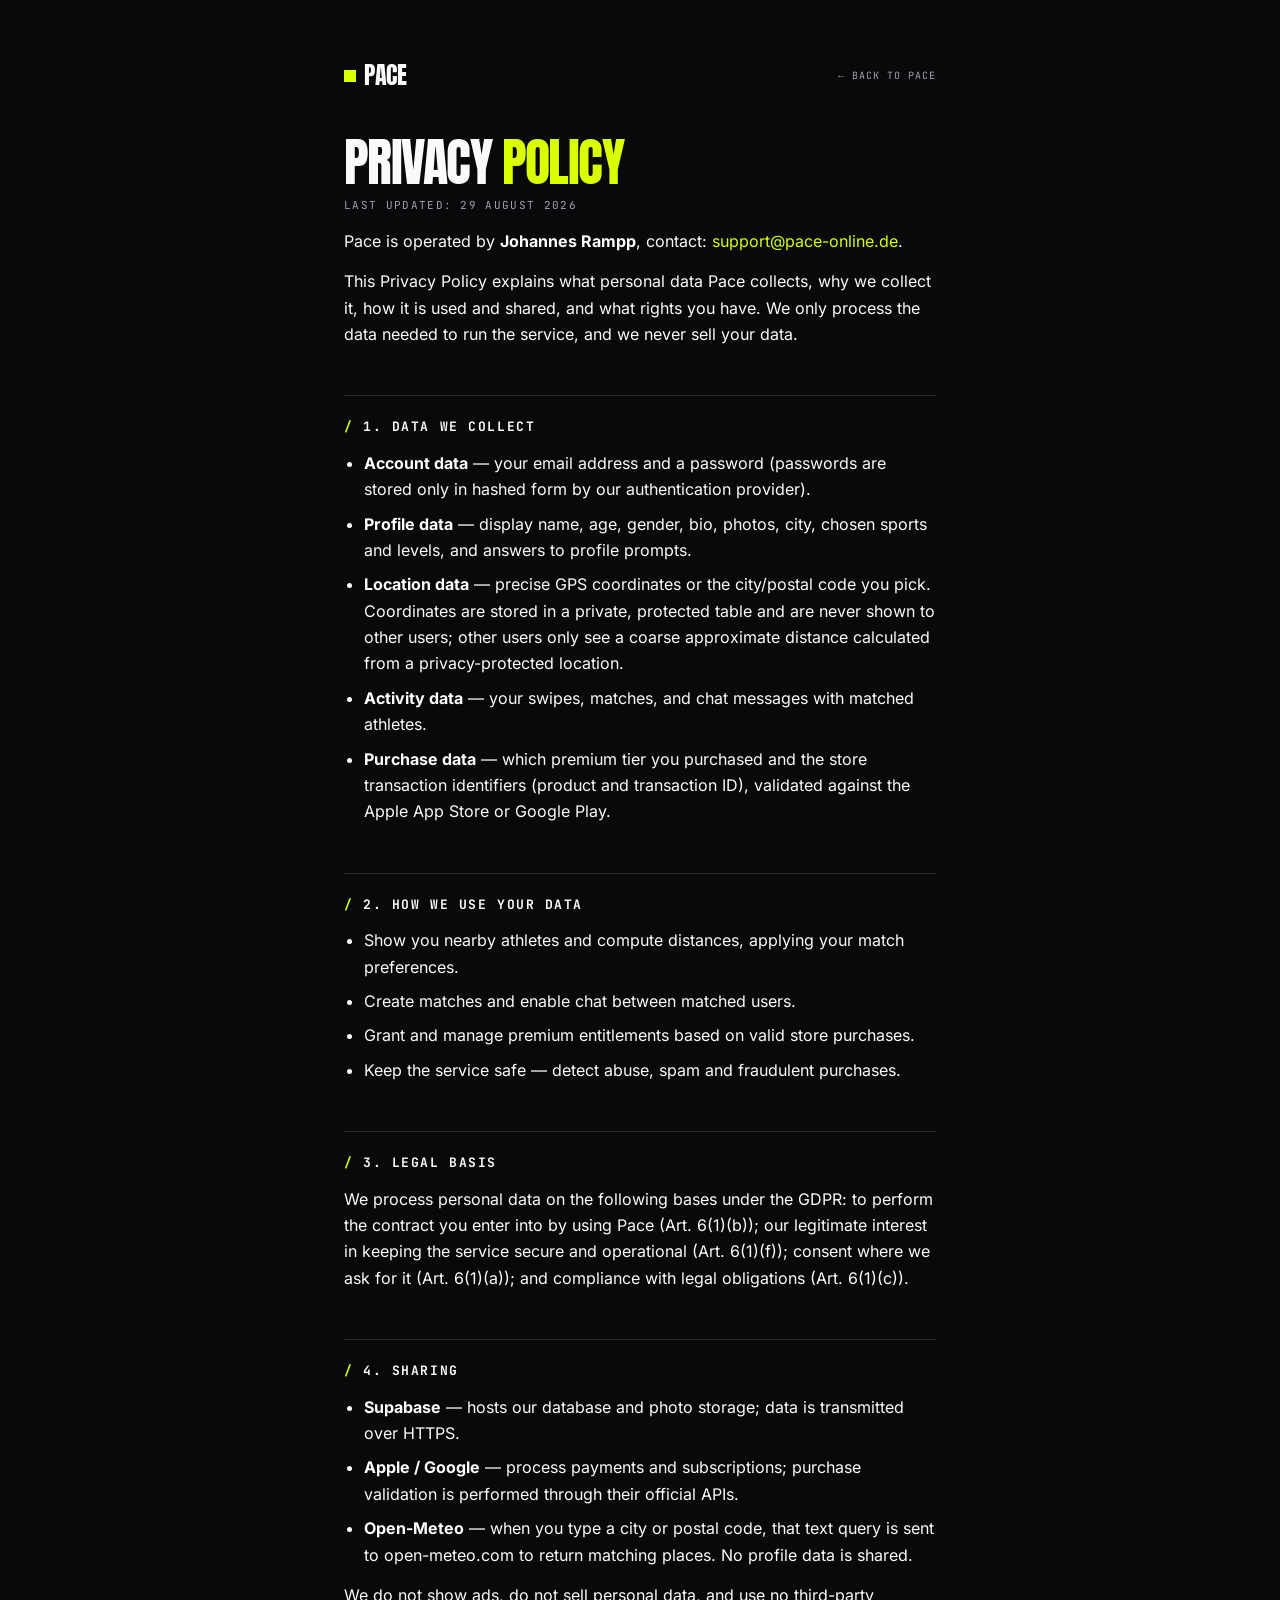
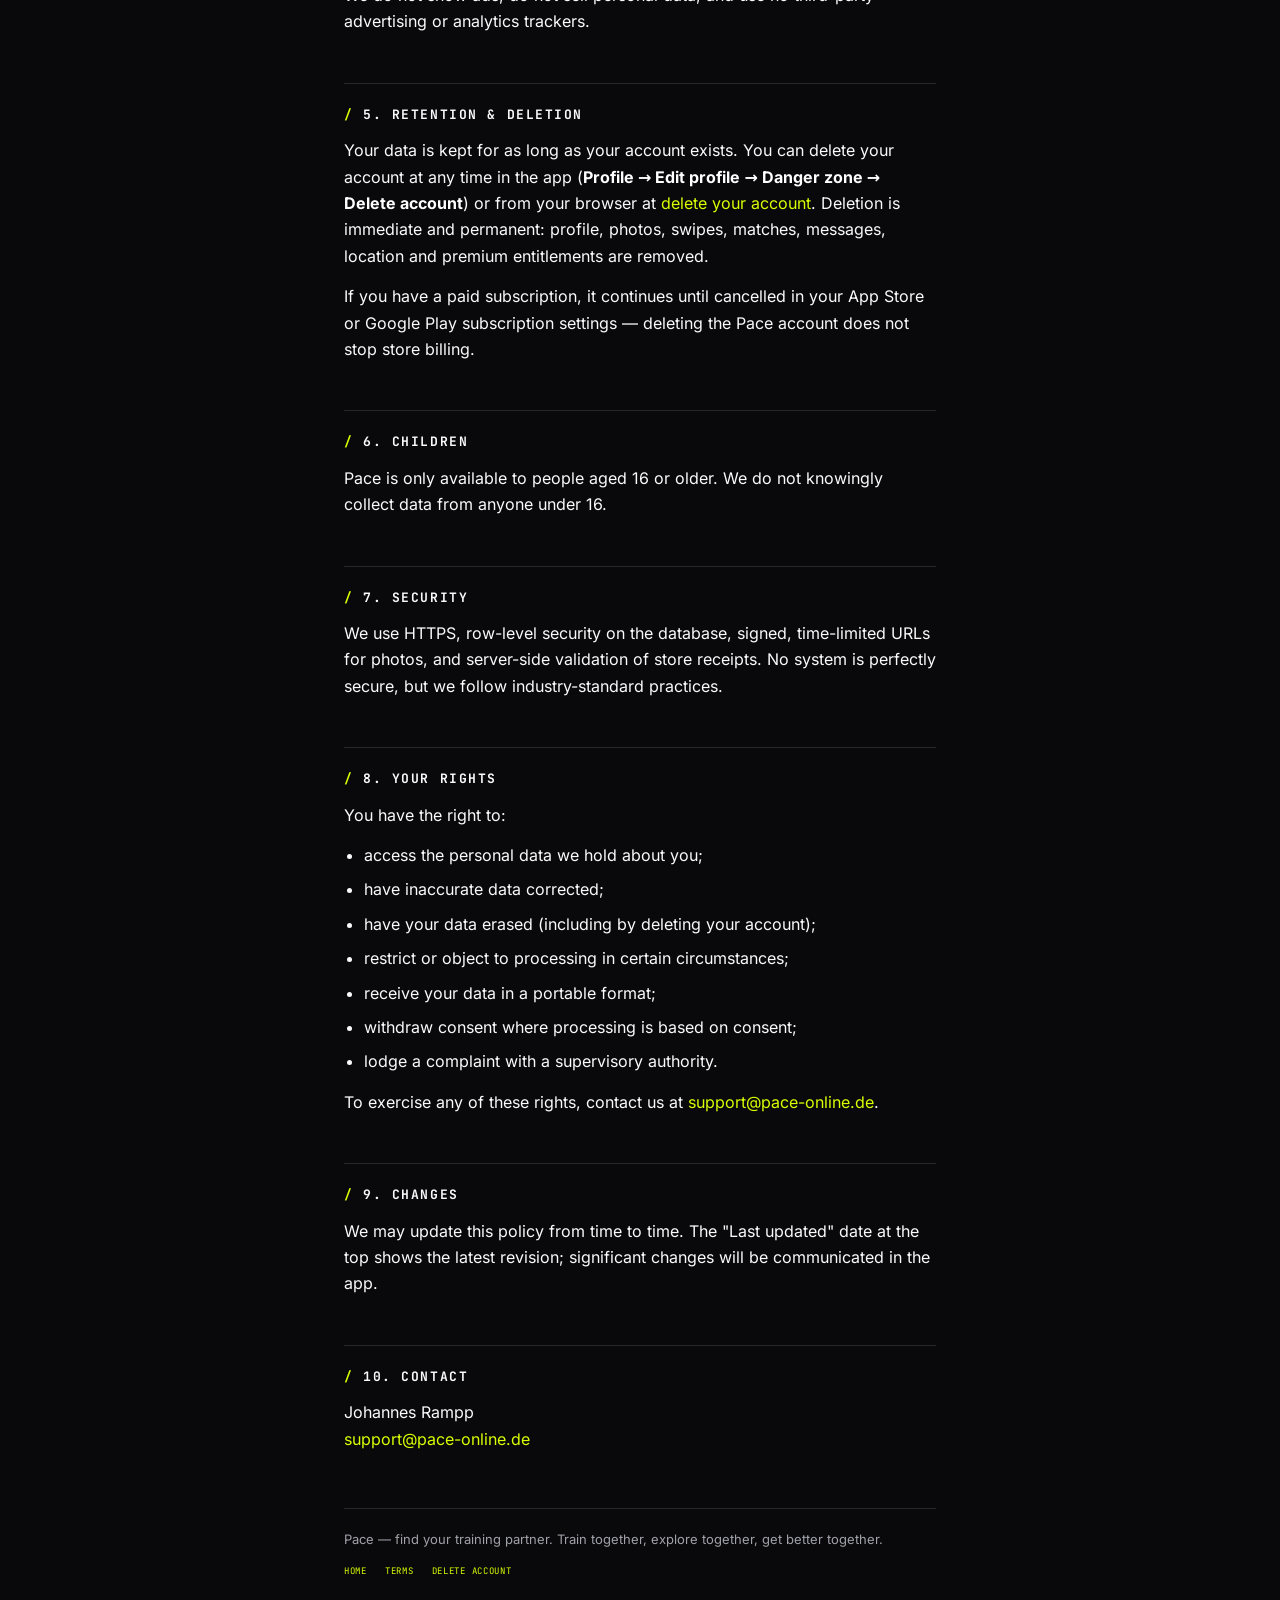
<file: privacy.html>
<!DOCTYPE html>
<html lang="en">
<head>
<meta charset="utf-8">
<meta name="viewport" content="width=device-width, initial-scale=1">
<title>Privacy Policy — Pace</title>
<link rel="icon" href="assets/favicon.png" type="image/png">
<link rel="stylesheet" href="assets/fonts/fonts.css">
<style>
  :root {
    --bg: #09090b;
    --fg: #fafafa;
    --muted: #a1a1aa;
    --accent: #d9ff00;
    --border: #27272a;
  }
  * { box-sizing: border-box; }
  body {
    margin: 0;
    background: var(--bg);
    color: var(--fg);
    font-family: Inter, system-ui, -apple-system, "Segoe UI", Roboto, sans-serif;
    line-height: 1.65;
    -webkit-font-smoothing: antialiased;
  }
  .wrap { max-width: 640px; margin: 0 auto; padding: 56px 24px 120px; }
  .legal-header { display: flex; align-items: center; justify-content: space-between; gap: 20px; }
  .logo { display: flex; align-items: center; gap: 8px; color: var(--fg); font-family: Anton, Impact, sans-serif; font-weight: 400; text-transform: uppercase; text-decoration: none; letter-spacing: -0.02em; font-size: 24px; }
  .logo:hover { text-decoration: none; }
  .logo .dot { width: 12px; height: 12px; background: var(--accent); }
  .home-link { font-family: "JetBrains Mono", ui-monospace, monospace; font-size: 10px; text-transform: uppercase; letter-spacing: 0.1em; color: var(--muted); }
  .home-link:hover { color: var(--accent); text-decoration: none; }
  h1 { font-family: Anton, Impact, sans-serif; font-size: 52px; font-weight: 400; line-height: 1; text-transform: uppercase; letter-spacing: -0.03em; margin: 40px 0 8px; }
  h1 span { color: var(--accent); }
  .meta { font-family: "JetBrains Mono", ui-monospace, monospace; font-size: 11px; text-transform: uppercase; letter-spacing: 0.12em; color: var(--muted); }
  h2 {
    margin: 48px 0 12px;
    padding-top: 20px;
    border-top: 1px solid var(--border);
    font-family: "JetBrains Mono", ui-monospace, monospace;
    font-size: 13px;
    text-transform: uppercase;
    letter-spacing: 0.12em;
  }
  h2 span { color: var(--accent); }
  p { margin: 0 0 14px; }
  ul { margin: 0 0 14px; padding-left: 20px; }
  li { margin-bottom: 8px; }
  a { color: var(--accent); text-decoration: none; }
  a:hover { text-decoration: underline; }
  strong { color: #ffffff; }
  .footer { margin-top: 56px; padding-top: 20px; border-top: 1px solid var(--border); font-size: 13px; color: var(--muted); }
  .footer-nav { display: flex; flex-wrap: wrap; gap: 8px 18px; margin-top: 14px; font-family: "JetBrains Mono", ui-monospace, monospace; font-size: 9px; text-transform: uppercase; letter-spacing: 0.08em; }
</style>
</head>
<body>
<div class="wrap">
  <header class="legal-header">
    <a class="logo" href="index.html" aria-label="Pace home"><span class="dot"></span>Pace</a>
    <a class="home-link" href="index.html">← Back to Pace</a>
  </header>

  <h1>Privacy <span>Policy</span></h1>
  <p class="meta">Last updated: 29 August 2026</p>

  <p>
    Pace is operated by <strong>Johannes Rampp</strong>, contact:
    <a href="mailto:support@pace-online.de">support@pace-online.de</a>.
  </p>
  <p>
    This Privacy Policy explains what personal data Pace collects, why we collect it, how it is
    used and shared, and what rights you have. We only process the data needed to run the service,
    and we never sell your data.
  </p>

  <h2><span>/</span> 1. Data we collect</h2>
  <ul>
    <li><strong>Account data</strong> — your email address and a password (passwords are stored only in hashed form by our authentication provider).</li>
    <li><strong>Profile data</strong> — display name, age, gender, bio, photos, city, chosen sports and levels, and answers to profile prompts.</li>
    <li><strong>Location data</strong> — precise GPS coordinates or the city/postal code you pick. Coordinates are stored in a private, protected table and are never shown to other users; other users only see a coarse approximate distance calculated from a privacy-protected location.</li>
    <li><strong>Activity data</strong> — your swipes, matches, and chat messages with matched athletes.</li>
    <li><strong>Purchase data</strong> — which premium tier you purchased and the store transaction identifiers (product and transaction ID), validated against the Apple App Store or Google Play.</li>
  </ul>

  <h2><span>/</span> 2. How we use your data</h2>
  <ul>
    <li>Show you nearby athletes and compute distances, applying your match preferences.</li>
    <li>Create matches and enable chat between matched users.</li>
    <li>Grant and manage premium entitlements based on valid store purchases.</li>
    <li>Keep the service safe — detect abuse, spam and fraudulent purchases.</li>
  </ul>

  <h2><span>/</span> 3. Legal basis</h2>
  <p>
    We process personal data on the following bases under the GDPR: to perform the contract you
    enter into by using Pace (Art. 6(1)(b)); our legitimate interest in keeping the service secure
    and operational (Art. 6(1)(f)); consent where we ask for it (Art. 6(1)(a)); and compliance with
    legal obligations (Art. 6(1)(c)).
  </p>

  <h2><span>/</span> 4. Sharing</h2>
  <ul>
    <li><strong>Supabase</strong> — hosts our database and photo storage; data is transmitted over HTTPS.</li>
    <li><strong>Apple / Google</strong> — process payments and subscriptions; purchase validation is performed through their official APIs.</li>
    <li><strong>Open-Meteo</strong> — when you type a city or postal code, that text query is sent to open-meteo.com to return matching places. No profile data is shared.</li>
  </ul>
  <p>
    We do not show ads, do not sell personal data, and use no third-party advertising or analytics
    trackers.
  </p>

  <h2><span>/</span> 5. Retention &amp; deletion</h2>
  <p>
    Your data is kept for as long as your account exists. You can delete your account at any time
    in the app (<strong>Profile → Edit profile → Danger zone → Delete account</strong>) or from your
    browser at
    <a href="delete-account.html">delete your account</a>.
    Deletion is immediate and permanent: profile, photos, swipes, matches, messages, location and
    premium entitlements are removed.
  </p>
  <p>
    If you have a paid subscription, it continues until cancelled in your App Store or Google Play
    subscription settings — deleting the Pace account does not stop store billing.
  </p>

  <h2><span>/</span> 6. Children</h2>
  <p>Pace is only available to people aged 16 or older. We do not knowingly collect data from anyone under 16.</p>

  <h2><span>/</span> 7. Security</h2>
  <p>
    We use HTTPS, row-level security on the database, signed, time-limited URLs for photos, and
    server-side validation of store receipts. No system is perfectly secure, but we follow
    industry-standard practices.
  </p>

  <h2><span>/</span> 8. Your rights</h2>
  <p>You have the right to:</p>
  <ul>
    <li>access the personal data we hold about you;</li>
    <li>have inaccurate data corrected;</li>
    <li>have your data erased (including by deleting your account);</li>
    <li>restrict or object to processing in certain circumstances;</li>
    <li>receive your data in a portable format;</li>
    <li>withdraw consent where processing is based on consent;</li>
    <li>lodge a complaint with a supervisory authority.</li>
  </ul>
  <p>
    To exercise any of these rights, contact us at
    <a href="mailto:support@pace-online.de">support@pace-online.de</a>.
  </p>

  <h2><span>/</span> 9. Changes</h2>
  <p>
    We may update this policy from time to time. The "Last updated" date at the top shows the latest
    revision; significant changes will be communicated in the app.
  </p>

  <h2><span>/</span> 10. Contact</h2>
  <p>
    Johannes Rampp<br>
    <a href="mailto:support@pace-online.de">support@pace-online.de</a>
  </p>

  <div class="footer">
    Pace — find your training partner. Train together, explore together, get better together.
    <nav class="footer-nav" aria-label="Legal pages">
      <a href="index.html">Home</a>
      <a href="terms.html">Terms</a>
      <a href="delete-account.html">Delete account</a>
    </nav>
  </div>
</div>
</body>
</html>
</file>
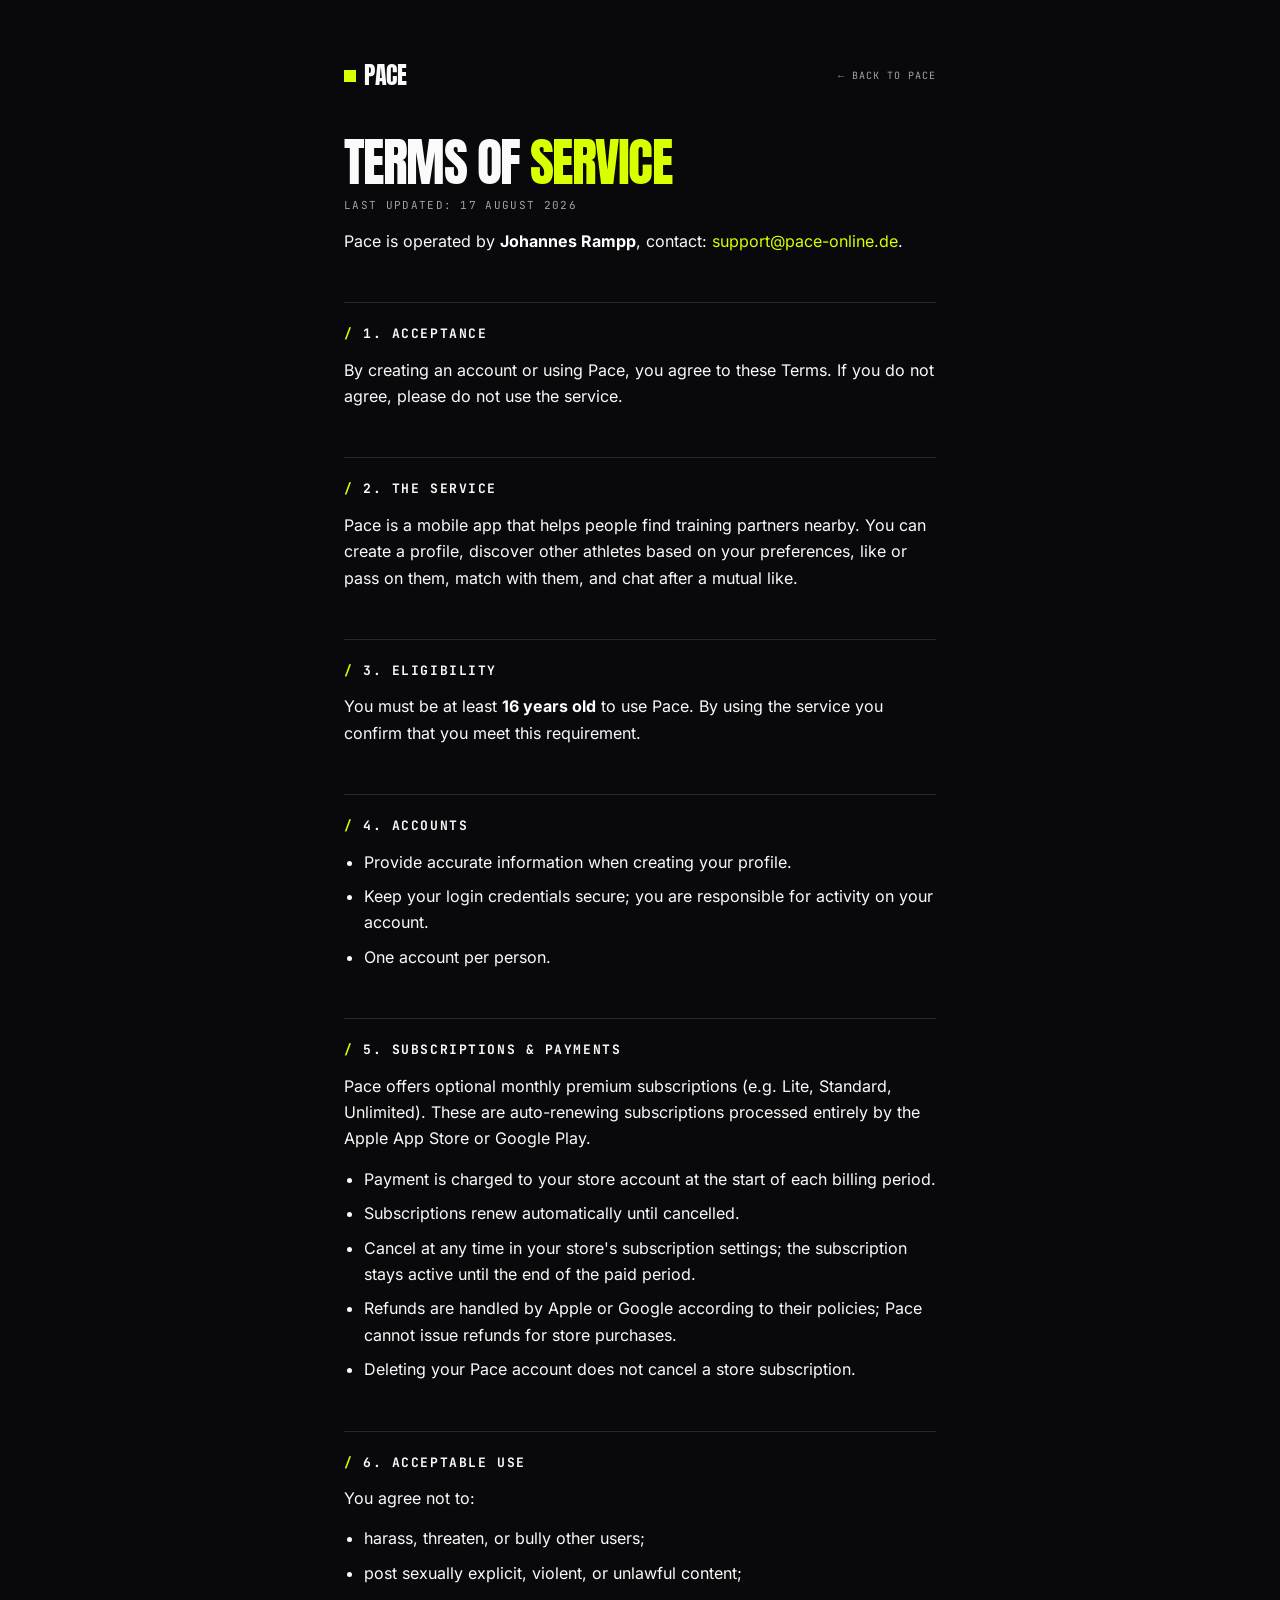
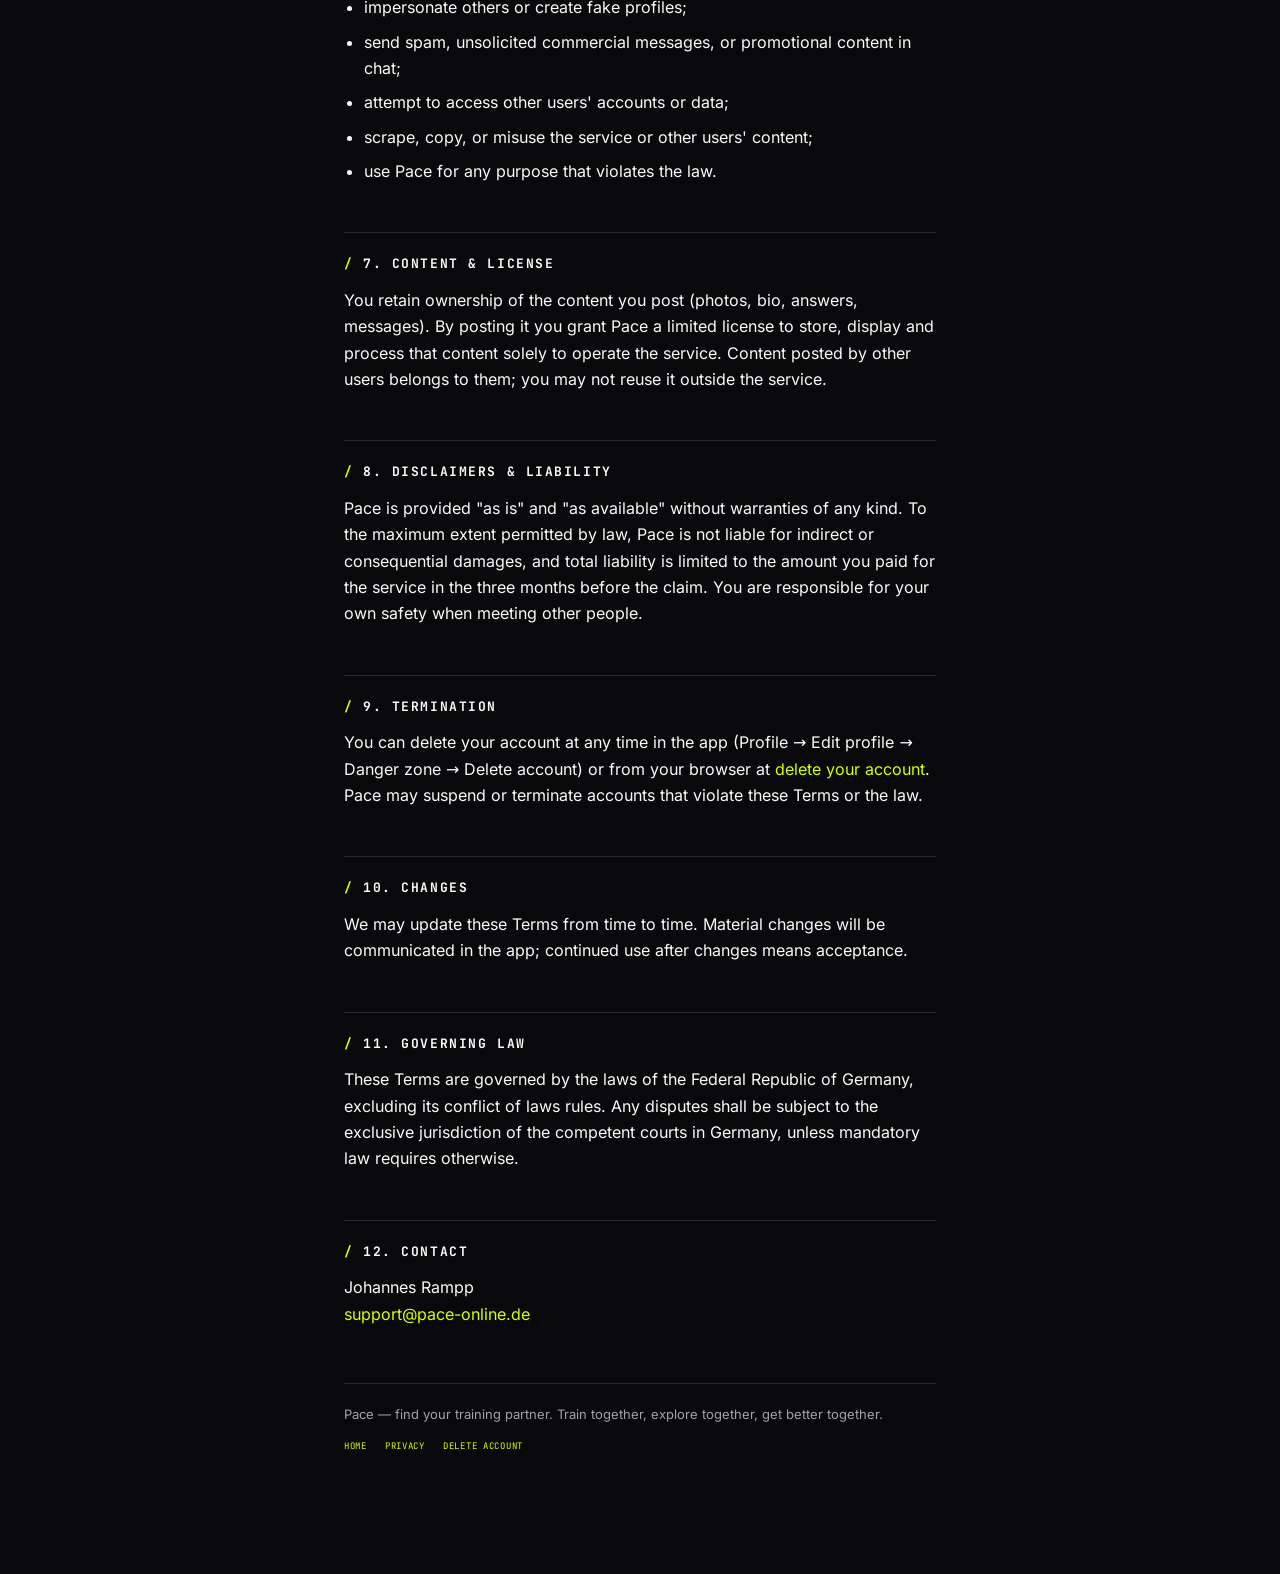
<file: terms.html>
<!DOCTYPE html>
<html lang="en">
<head>
<meta charset="utf-8">
<meta name="viewport" content="width=device-width, initial-scale=1">
<title>Terms of Service — Pace</title>
<link rel="icon" href="assets/favicon.png" type="image/png">
<link rel="stylesheet" href="assets/fonts/fonts.css">
<style>
  :root {
    --bg: #09090b;
    --fg: #fafafa;
    --muted: #a1a1aa;
    --accent: #d9ff00;
    --border: #27272a;
  }
  * { box-sizing: border-box; }
  body {
    margin: 0;
    background: var(--bg);
    color: var(--fg);
    font-family: Inter, system-ui, -apple-system, "Segoe UI", Roboto, sans-serif;
    line-height: 1.65;
    -webkit-font-smoothing: antialiased;
  }
  .wrap { max-width: 640px; margin: 0 auto; padding: 56px 24px 120px; }
  .legal-header { display: flex; align-items: center; justify-content: space-between; gap: 20px; }
  .logo { display: flex; align-items: center; gap: 8px; color: var(--fg); font-family: Anton, Impact, sans-serif; font-weight: 400; text-transform: uppercase; text-decoration: none; letter-spacing: -0.02em; font-size: 24px; }
  .logo:hover { text-decoration: none; }
  .logo .dot { width: 12px; height: 12px; background: var(--accent); }
  .home-link { font-family: "JetBrains Mono", ui-monospace, monospace; font-size: 10px; text-transform: uppercase; letter-spacing: 0.1em; color: var(--muted); }
  .home-link:hover { color: var(--accent); text-decoration: none; }
  h1 { font-family: Anton, Impact, sans-serif; font-size: 52px; font-weight: 400; line-height: 1; text-transform: uppercase; letter-spacing: -0.03em; margin: 40px 0 8px; }
  h1 span { color: var(--accent); }
  .meta { font-family: "JetBrains Mono", ui-monospace, monospace; font-size: 11px; text-transform: uppercase; letter-spacing: 0.12em; color: var(--muted); }
  h2 {
    margin: 48px 0 12px;
    padding-top: 20px;
    border-top: 1px solid var(--border);
    font-family: "JetBrains Mono", ui-monospace, monospace;
    font-size: 13px;
    text-transform: uppercase;
    letter-spacing: 0.12em;
  }
  h2 span { color: var(--accent); }
  p { margin: 0 0 14px; }
  ul { margin: 0 0 14px; padding-left: 20px; }
  li { margin-bottom: 8px; }
  a { color: var(--accent); text-decoration: none; }
  a:hover { text-decoration: underline; }
  strong { color: #ffffff; }
  .footer { margin-top: 56px; padding-top: 20px; border-top: 1px solid var(--border); font-size: 13px; color: var(--muted); }
  .footer-nav { display: flex; flex-wrap: wrap; gap: 8px 18px; margin-top: 14px; font-family: "JetBrains Mono", ui-monospace, monospace; font-size: 9px; text-transform: uppercase; letter-spacing: 0.08em; }
</style>
</head>
<body>
<div class="wrap">
  <header class="legal-header">
    <a class="logo" href="index.html" aria-label="Pace home"><span class="dot"></span>Pace</a>
    <a class="home-link" href="index.html">← Back to Pace</a>
  </header>

  <h1>Terms of <span>Service</span></h1>
  <p class="meta">Last updated: 17 August 2026</p>

  <p>
    Pace is operated by <strong>Johannes Rampp</strong>, contact:
    <a href="mailto:support@pace-online.de">support@pace-online.de</a>.
  </p>

  <h2><span>/</span> 1. Acceptance</h2>
  <p>
    By creating an account or using Pace, you agree to these Terms. If you do not agree, please do
    not use the service.
  </p>

  <h2><span>/</span> 2. The service</h2>
  <p>
    Pace is a mobile app that helps people find training partners nearby. You can create a profile,
    discover other athletes based on your preferences, like or pass on them, match with them, and
    chat after a mutual like.
  </p>

  <h2><span>/</span> 3. Eligibility</h2>
  <p>
    You must be at least <strong>16 years old</strong> to use Pace. By using the service you confirm
    that you meet this requirement.
  </p>

  <h2><span>/</span> 4. Accounts</h2>
  <ul>
    <li>Provide accurate information when creating your profile.</li>
    <li>Keep your login credentials secure; you are responsible for activity on your account.</li>
    <li>One account per person.</li>
  </ul>

  <h2><span>/</span> 5. Subscriptions &amp; payments</h2>
  <p>
    Pace offers optional monthly premium subscriptions (e.g. Lite, Standard, Unlimited). These are
    auto-renewing subscriptions processed entirely by the Apple App Store or Google Play.
  </p>
  <ul>
    <li>Payment is charged to your store account at the start of each billing period.</li>
    <li>Subscriptions renew automatically until cancelled.</li>
    <li>Cancel at any time in your store's subscription settings; the subscription stays active until the end of the paid period.</li>
    <li>Refunds are handled by Apple or Google according to their policies; Pace cannot issue refunds for store purchases.</li>
    <li>Deleting your Pace account does not cancel a store subscription.</li>
  </ul>

  <h2><span>/</span> 6. Acceptable use</h2>
  <p>You agree not to:</p>
  <ul>
    <li>harass, threaten, or bully other users;</li>
    <li>post sexually explicit, violent, or unlawful content;</li>
    <li>impersonate others or create fake profiles;</li>
    <li>send spam, unsolicited commercial messages, or promotional content in chat;</li>
    <li>attempt to access other users' accounts or data;</li>
    <li>scrape, copy, or misuse the service or other users' content;</li>
    <li>use Pace for any purpose that violates the law.</li>
  </ul>

  <h2><span>/</span> 7. Content &amp; license</h2>
  <p>
    You retain ownership of the content you post (photos, bio, answers, messages). By posting it you
    grant Pace a limited license to store, display and process that content solely to operate the
    service. Content posted by other users belongs to them; you may not reuse it outside the service.
  </p>

  <h2><span>/</span> 8. Disclaimers &amp; liability</h2>
  <p>
    Pace is provided "as is" and "as available" without warranties of any kind. To the maximum extent
    permitted by law, Pace is not liable for indirect or consequential damages, and total liability
    is limited to the amount you paid for the service in the three months before the claim. You are
    responsible for your own safety when meeting other people.
  </p>

  <h2><span>/</span> 9. Termination</h2>
  <p>
    You can delete your account at any time in the app (Profile → Edit profile → Danger zone → Delete
    account) or from your browser at
    <a href="delete-account.html">delete your account</a>.
    Pace may suspend or terminate accounts that violate these Terms or the law.
  </p>

  <h2><span>/</span> 10. Changes</h2>
  <p>
    We may update these Terms from time to time. Material changes will be communicated in the app;
    continued use after changes means acceptance.
  </p>

  <h2><span>/</span> 11. Governing law</h2>
  <p>
    These Terms are governed by the laws of the Federal Republic of Germany, excluding its conflict
    of laws rules. Any disputes shall be subject to the exclusive jurisdiction of the competent
    courts in Germany, unless mandatory law requires otherwise.
  </p>

  <h2><span>/</span> 12. Contact</h2>
  <p>
    Johannes Rampp<br>
    <a href="mailto:support@pace-online.de">support@pace-online.de</a>
  </p>

  <div class="footer">
    Pace — find your training partner. Train together, explore together, get better together.
    <nav class="footer-nav" aria-label="Legal pages">
      <a href="index.html">Home</a>
      <a href="privacy.html">Privacy</a>
      <a href="delete-account.html">Delete account</a>
    </nav>
  </div>
</div>
</body>
</html>
</file>
<file: assets/fonts/fonts.css>
/* Self-hosted Google Fonts. Licenses are included beside the font files. */
@font-face {
  font-family: "Anton";
  font-style: normal;
  font-weight: 400;
  font-display: swap;
  src: url("anton-latin.woff2") format("woff2");
  unicode-range: U+0000-00FF, U+0131, U+0152-0153, U+02BB-02BC, U+02C6, U+02DA, U+02DC, U+0304, U+0308, U+0329, U+2000-206F, U+20AC, U+2122, U+2191, U+2193, U+2212, U+2215, U+FEFF, U+FFFD;
}

@font-face {
  font-family: "Inter";
  font-style: normal;
  font-weight: 400 700;
  font-display: swap;
  src: url("inter-latin.woff2") format("woff2");
  unicode-range: U+0000-00FF, U+0131, U+0152-0153, U+02BB-02BC, U+02C6, U+02DA, U+02DC, U+0304, U+0308, U+0329, U+2000-206F, U+20AC, U+2122, U+2191, U+2193, U+2212, U+2215, U+FEFF, U+FFFD;
}

@font-face {
  font-family: "JetBrains Mono";
  font-style: normal;
  font-weight: 400 700;
  font-display: swap;
  src: url("jetbrains-mono-latin.woff2") format("woff2");
  unicode-range: U+0000-00FF, U+0131, U+0152-0153, U+02BB-02BC, U+02C6, U+02DA, U+02DC, U+0304, U+0308, U+0329, U+2000-206F, U+20AC, U+2122, U+2191, U+2193, U+2212, U+2215, U+FEFF, U+FFFD;
}
</file>
